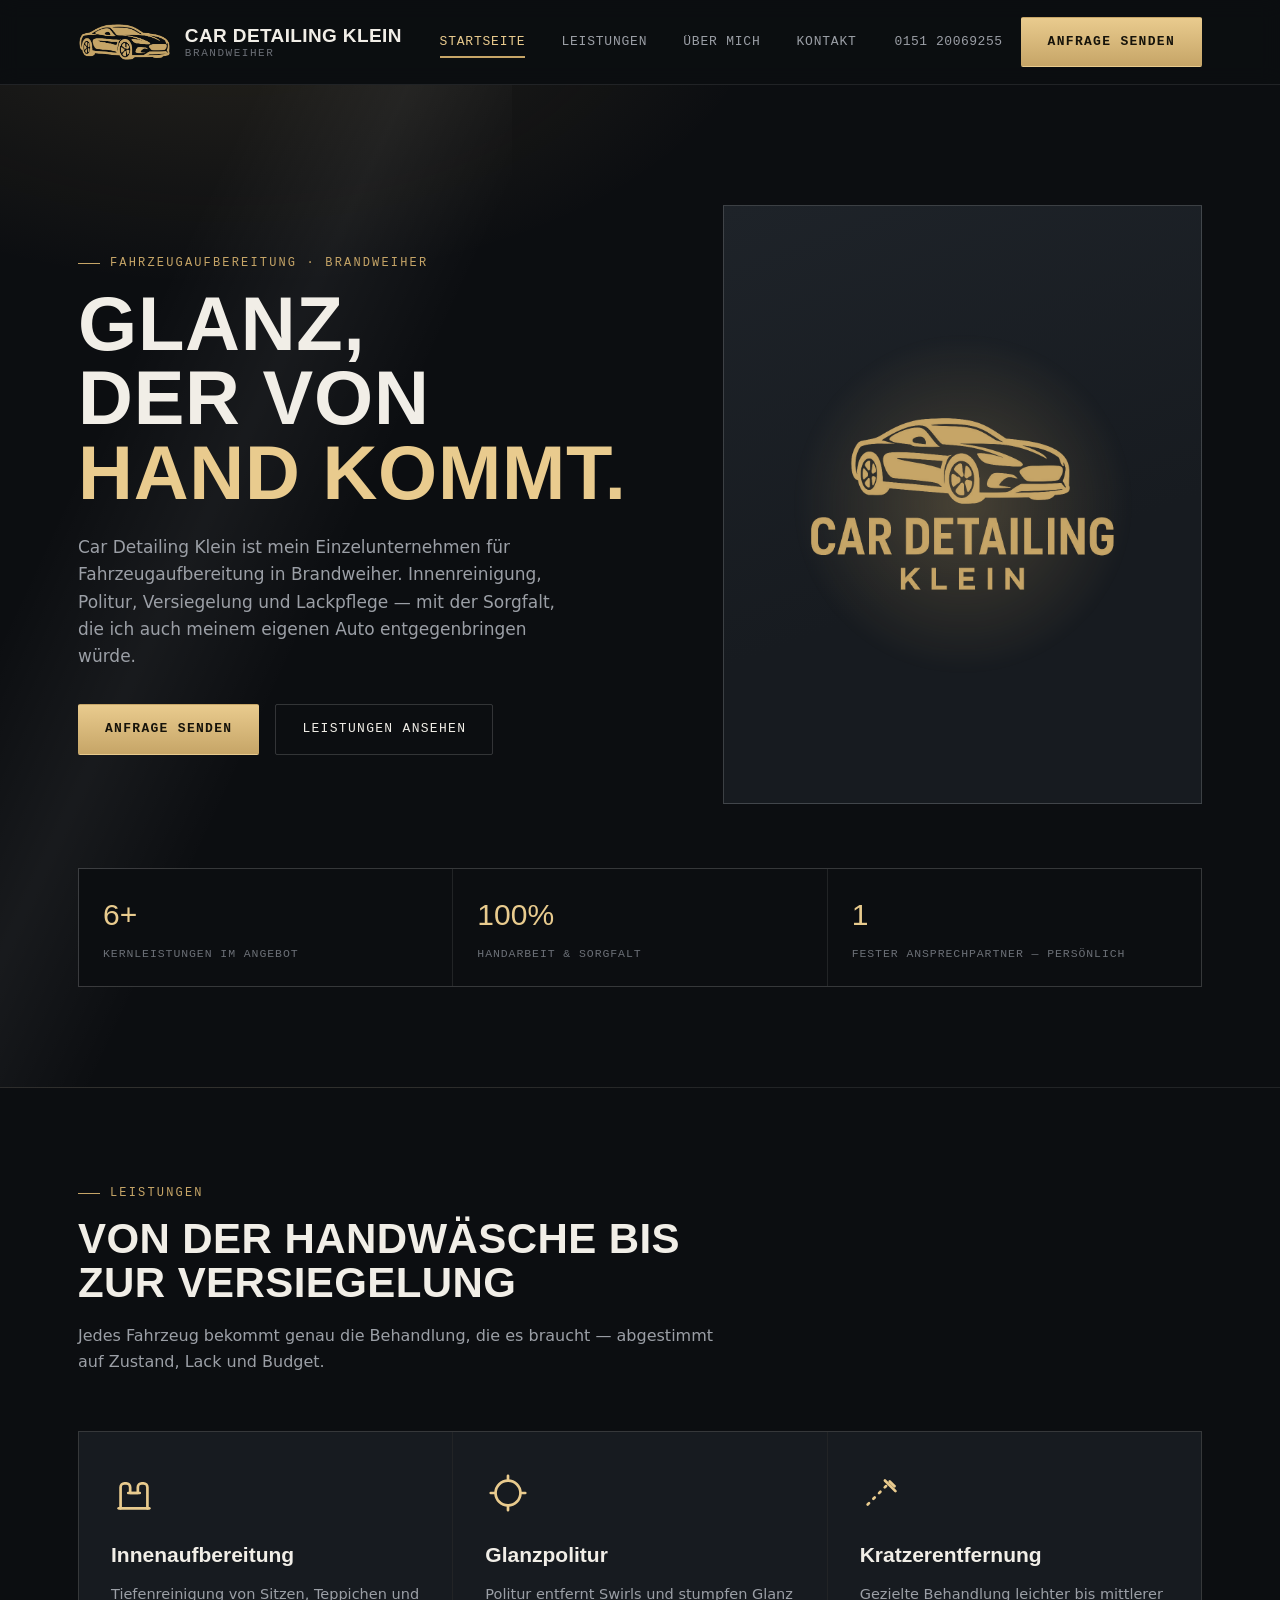
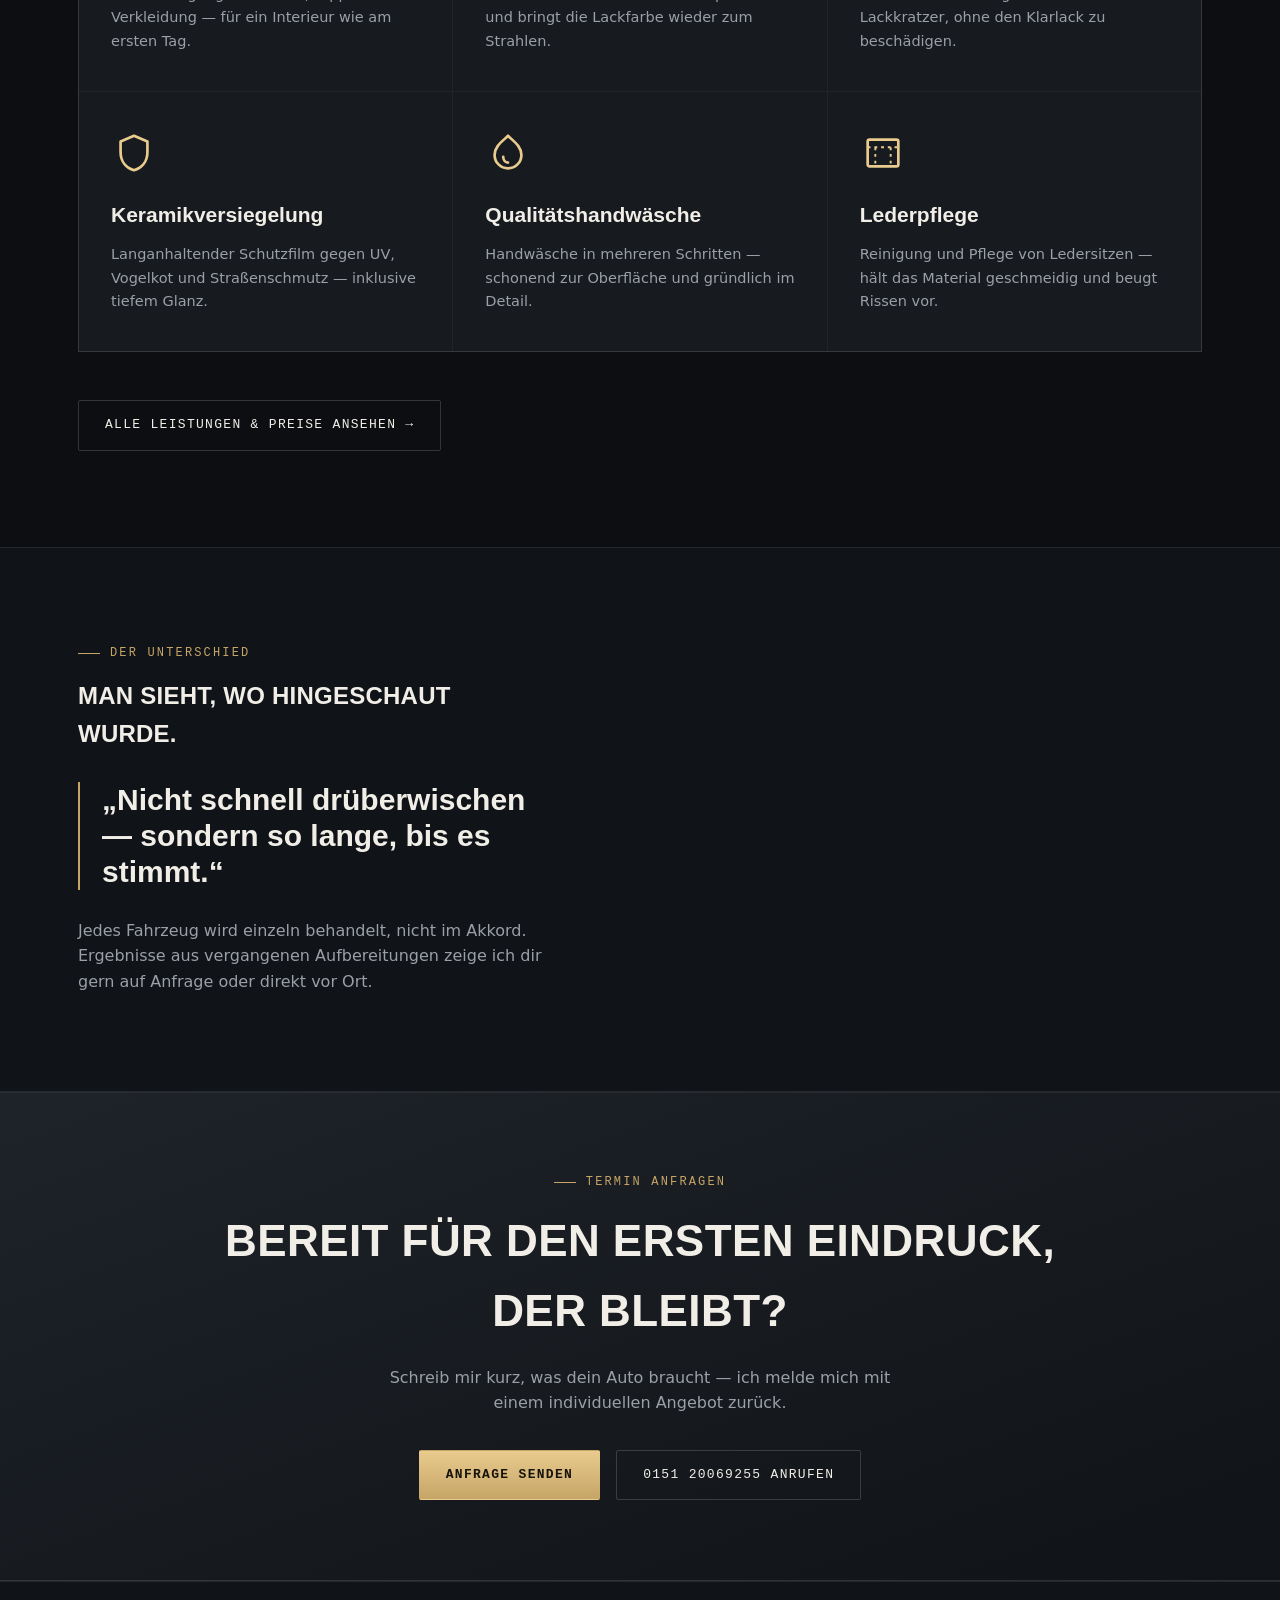
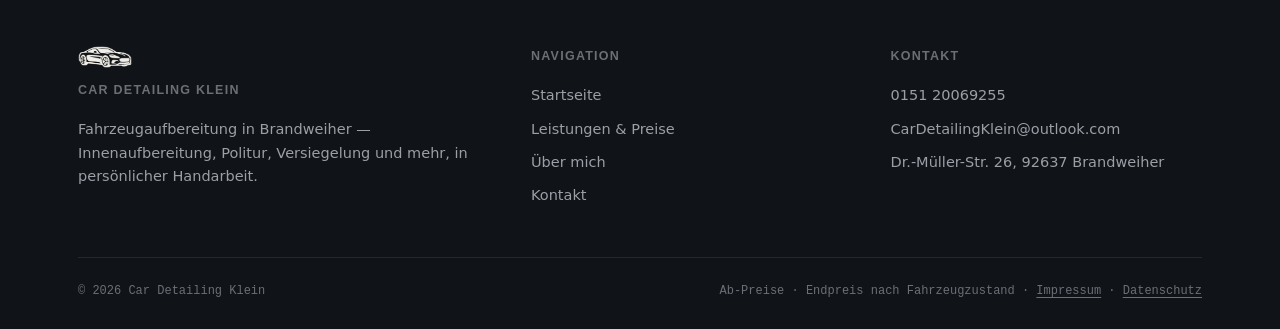
<file: car-detailing-klein/index.html>
<!DOCTYPE html>
<html lang="de">
<head>
<meta charset="UTF-8">
<meta name="viewport" content="width=device-width, initial-scale=1.0">
<title>Car Detailing Klein — Fahrzeugaufbereitung in Brandweiher</title>
<meta name="description" content="Car Detailing Klein: professionelle Fahrzeugaufbereitung in Brandweiher. Innenaufbereitung, Glanzpolitur, Keramikversiegelung, Handwäsche und mehr — in Handarbeit.">
<link rel="icon" type="image/png" sizes="32x32" href="assets/favicon-32.png">
<link rel="apple-touch-icon" sizes="180x180" href="assets/favicon-180.png">
<link rel="stylesheet" href="style.css">
</head>
<body>

<header class="site-header">
  <div class="container">
    <a class="brand" href="index.html" aria-label="Car Detailing Klein — Startseite">
      <img src="assets/logo-icon-gold.png" alt="Car Detailing Klein Logo" class="brand-mark">
      <div class="brand-name">
        <strong>Car Detailing Klein</strong>
        <em>Brandweiher</em>
      </div>
    </a>

    <nav class="main-nav" id="main-nav">
      <a href="index.html" class="active">Startseite</a>
      <a href="leistungen.html">Leistungen</a>
      <a href="ueber-uns.html">Über mich</a>
      <a href="kontakt.html">Kontakt</a>
    </nav>

    <div class="header-actions">
      <a class="header-phone" href="tel:+4915120069255">0151 20069255</a>
      <a class="btn btn-primary sheen desktop-only" href="kontakt.html">Anfrage senden</a>
      <button class="nav-toggle" id="nav-toggle" aria-label="Menü öffnen" aria-expanded="false" aria-controls="main-nav">
        <svg width="18" height="18" viewBox="0 0 18 18" fill="none"><path d="M2 4.5H16M2 9H16M2 13.5H16" stroke="currentColor" stroke-width="1.6" stroke-linecap="round"/></svg>
      </button>
    </div>
  </div>
</header>

<section class="hero">
  <div class="container">
    <div class="hero-grid">
      <div>
        <div class="eyebrow">Fahrzeugaufbereitung · Brandweiher</div>
        <h1>Glanz,<br>der von<br><span class="accent">Hand kommt.</span></h1>
        <p class="hero-sub">Car Detailing Klein ist mein Einzelunternehmen für Fahrzeugaufbereitung in Brandweiher. Innenreinigung, Politur, Versiegelung und Lackpflege — mit der Sorgfalt, die ich auch meinem eigenen Auto entgegenbringen würde.</p>
        <div class="hero-actions">
          <a class="btn btn-primary sheen" href="kontakt.html">Anfrage senden</a>
          <a class="btn btn-ghost" href="leistungen.html">Leistungen ansehen</a>
        </div>
      </div>

      <div class="hero-panel">
        <div class="glow"></div>
        <img src="assets/logo-full-gold.png" alt="Car Detailing Klein Logo" class="hero-logo">
      </div>
    </div>

    <div class="hero-stats">
      <div class="hero-stat">
        <span class="num">6+</span>
        <span class="label">Kernleistungen im Angebot</span>
      </div>
      <div class="hero-stat">
        <span class="num">100%</span>
        <span class="label">Handarbeit &amp; Sorgfalt</span>
      </div>
      <div class="hero-stat">
        <span class="num">1</span>
        <span class="label">Fester Ansprechpartner — persönlich</span>
      </div>
    </div>
  </div>
</section>

<section id="leistungen-overview">
  <div class="container">
    <div class="section-head">
      <div class="eyebrow">Leistungen</div>
      <h2>Von der Handwäsche bis zur Versiegelung</h2>
      <p>Jedes Fahrzeug bekommt genau die Behandlung, die es braucht — abgestimmt auf Zustand, Lack und Budget.</p>
    </div>

    <div class="grid-3">
      <div class="card">
        <div class="card-icon">
          <svg viewBox="0 0 24 24" fill="none"><path d="M5 20V9a2 2 0 0 1 2-2h1a2 2 0 0 1 2 2v3h4V9a2 2 0 0 1 2-2h1a2 2 0 0 1 2 2v11" stroke="currentColor" stroke-width="1.4" stroke-linecap="round" stroke-linejoin="round"/><path d="M4 20h16" stroke="currentColor" stroke-width="1.4" stroke-linecap="round"/><path d="M9 12h6" stroke="currentColor" stroke-width="1.4" stroke-linecap="round"/></svg>
        </div>
        <h3>Innenaufbereitung</h3>
        <p>Tiefenreinigung von Sitzen, Teppichen und Verkleidung — für ein Interieur wie am ersten Tag.</p>
      </div>

      <div class="card">
        <div class="card-icon">
          <svg viewBox="0 0 24 24" fill="none"><circle cx="12" cy="12" r="6.5" stroke="currentColor" stroke-width="1.4"/><path d="M12 3v2.2M12 18.8V21M3 12h2.2M18.8 12H21" stroke="currentColor" stroke-width="1.4" stroke-linecap="round"/></svg>
        </div>
        <h3>Glanzpolitur</h3>
        <p>Politur entfernt Swirls und stumpfen Glanz und bringt die Lackfarbe wieder zum Strahlen.</p>
      </div>

      <div class="card">
        <div class="card-icon">
          <svg viewBox="0 0 24 24" fill="none"><path d="M4 18L15 7" stroke="currentColor" stroke-width="1.4" stroke-linecap="round" stroke-dasharray="1 3.2"/><path d="M13 5.5L18.5 11" stroke="currentColor" stroke-width="1.4" stroke-linecap="round"/><path d="M15.5 6L18 8.5" stroke="currentColor" stroke-width="1.4" stroke-linecap="round"/></svg>
        </div>
        <h3>Kratzerentfernung</h3>
        <p>Gezielte Behandlung leichter bis mittlerer Lackkratzer, ohne den Klarlack zu beschädigen.</p>
      </div>

      <div class="card">
        <div class="card-icon">
          <svg viewBox="0 0 24 24" fill="none"><path d="M12 3l7 3v5.5C19 16.5 16 19.8 12 21c-4-1.2-7-4.5-7-9.5V6l7-3Z" stroke="currentColor" stroke-width="1.4" stroke-linejoin="round"/></svg>
        </div>
        <h3>Keramikversiegelung</h3>
        <p>Langanhaltender Schutzfilm gegen UV, Vogelkot und Straßenschmutz — inklusive tiefem Glanz.</p>
      </div>

      <div class="card">
        <div class="card-icon">
          <svg viewBox="0 0 24 24" fill="none"><path d="M12 3C9 6 5 8.5 5 13a7 7 0 0 0 14 0c0-4.5-4-7-7-10Z" stroke="currentColor" stroke-width="1.4" stroke-linejoin="round"/><path d="M9.5 14c0 1.7 1.1 3 2.5 3" stroke="currentColor" stroke-width="1.4" stroke-linecap="round"/></svg>
        </div>
        <h3>Qualitätshandwäsche</h3>
        <p>Handwäsche in mehreren Schritten — schonend zur Oberfläche und gründlich im Detail.</p>
      </div>

      <div class="card">
        <div class="card-icon">
          <svg viewBox="0 0 24 24" fill="none"><rect x="4" y="5" width="16" height="14" rx="1" stroke="currentColor" stroke-width="1.4"/><path d="M4 9h16M8 9v10M16 9v10" stroke="currentColor" stroke-width="1" stroke-dasharray="1.5 2"/></svg>
        </div>
        <h3>Lederpflege</h3>
        <p>Reinigung und Pflege von Ledersitzen — hält das Material geschmeidig und beugt Rissen vor.</p>
      </div>
    </div>

    <div class="section-foot">
      <a class="btn btn-ghost" href="leistungen.html">Alle Leistungen &amp; Preise ansehen →</a>
    </div>
  </div>
</section>

<section class="section-alt">
  <div class="container split">
    <div>
      <div class="eyebrow">Der Unterschied</div>
      <h2>Man sieht, wo hingeschaut wurde.</h2>
      <p class="pull-line">„Nicht schnell drüberwischen — sondern so lange, bis es stimmt.“</p>
      <p>Jedes Fahrzeug wird einzeln behandelt, nicht im Akkord. Ergebnisse aus vergangenen Aufbereitungen zeige ich dir gern auf Anfrage oder direkt vor Ort.</p>
    </div>
  </div>
</section>

<section class="cta-band">
  <div class="container">
    <div class="eyebrow" style="justify-content:center;">Termin anfragen</div>
    <h2>Bereit für den ersten Eindruck,<br>der bleibt?</h2>
    <p>Schreib mir kurz, was dein Auto braucht — ich melde mich mit einem individuellen Angebot zurück.</p>
    <div class="cta-actions">
      <a class="btn btn-primary sheen" href="kontakt.html">Anfrage senden</a>
      <a class="btn btn-ghost" href="tel:+4915120069255">0151 20069255 anrufen</a>
    </div>
  </div>
</section>

<footer class="site-footer">
  <div class="container">
    <div class="footer-grid">
      <div class="footer-col">
        <img src="assets/logo-icon-cream.png" alt="" class="footer-brand-mark">
        <h4>Car Detailing Klein</h4>
        <p>Fahrzeugaufbereitung in Brandweiher — Innenaufbereitung, Politur, Versiegelung und mehr, in persönlicher Handarbeit.</p>
      </div>
      <div class="footer-col">
        <h4>Navigation</h4>
        <a href="index.html">Startseite</a>
        <a href="leistungen.html">Leistungen &amp; Preise</a>
        <a href="ueber-uns.html">Über mich</a>
        <a href="kontakt.html">Kontakt</a>
      </div>
      <div class="footer-col">
        <h4>Kontakt</h4>
        <a href="tel:+4915120069255">0151 20069255</a>
        <a href="mailto:CarDetailingKlein@outlook.com">CarDetailingKlein@outlook.com</a>
        <a href="kontakt.html">Dr.-Müller-Str. 26, 92637 Brandweiher</a>
      </div>
    </div>
    <div class="footer-bottom">
      <span>© <span id="year"></span> Car Detailing Klein</span>
      <span>Ab-Preise · Endpreis nach Fahrzeugzustand · <a href="impressum.html">Impressum</a> · <a href="datenschutz.html">Datenschutz</a></span>
    </div>
  </div>
</footer>

<script src="script.js"></script>
</body>
</html>
</file>
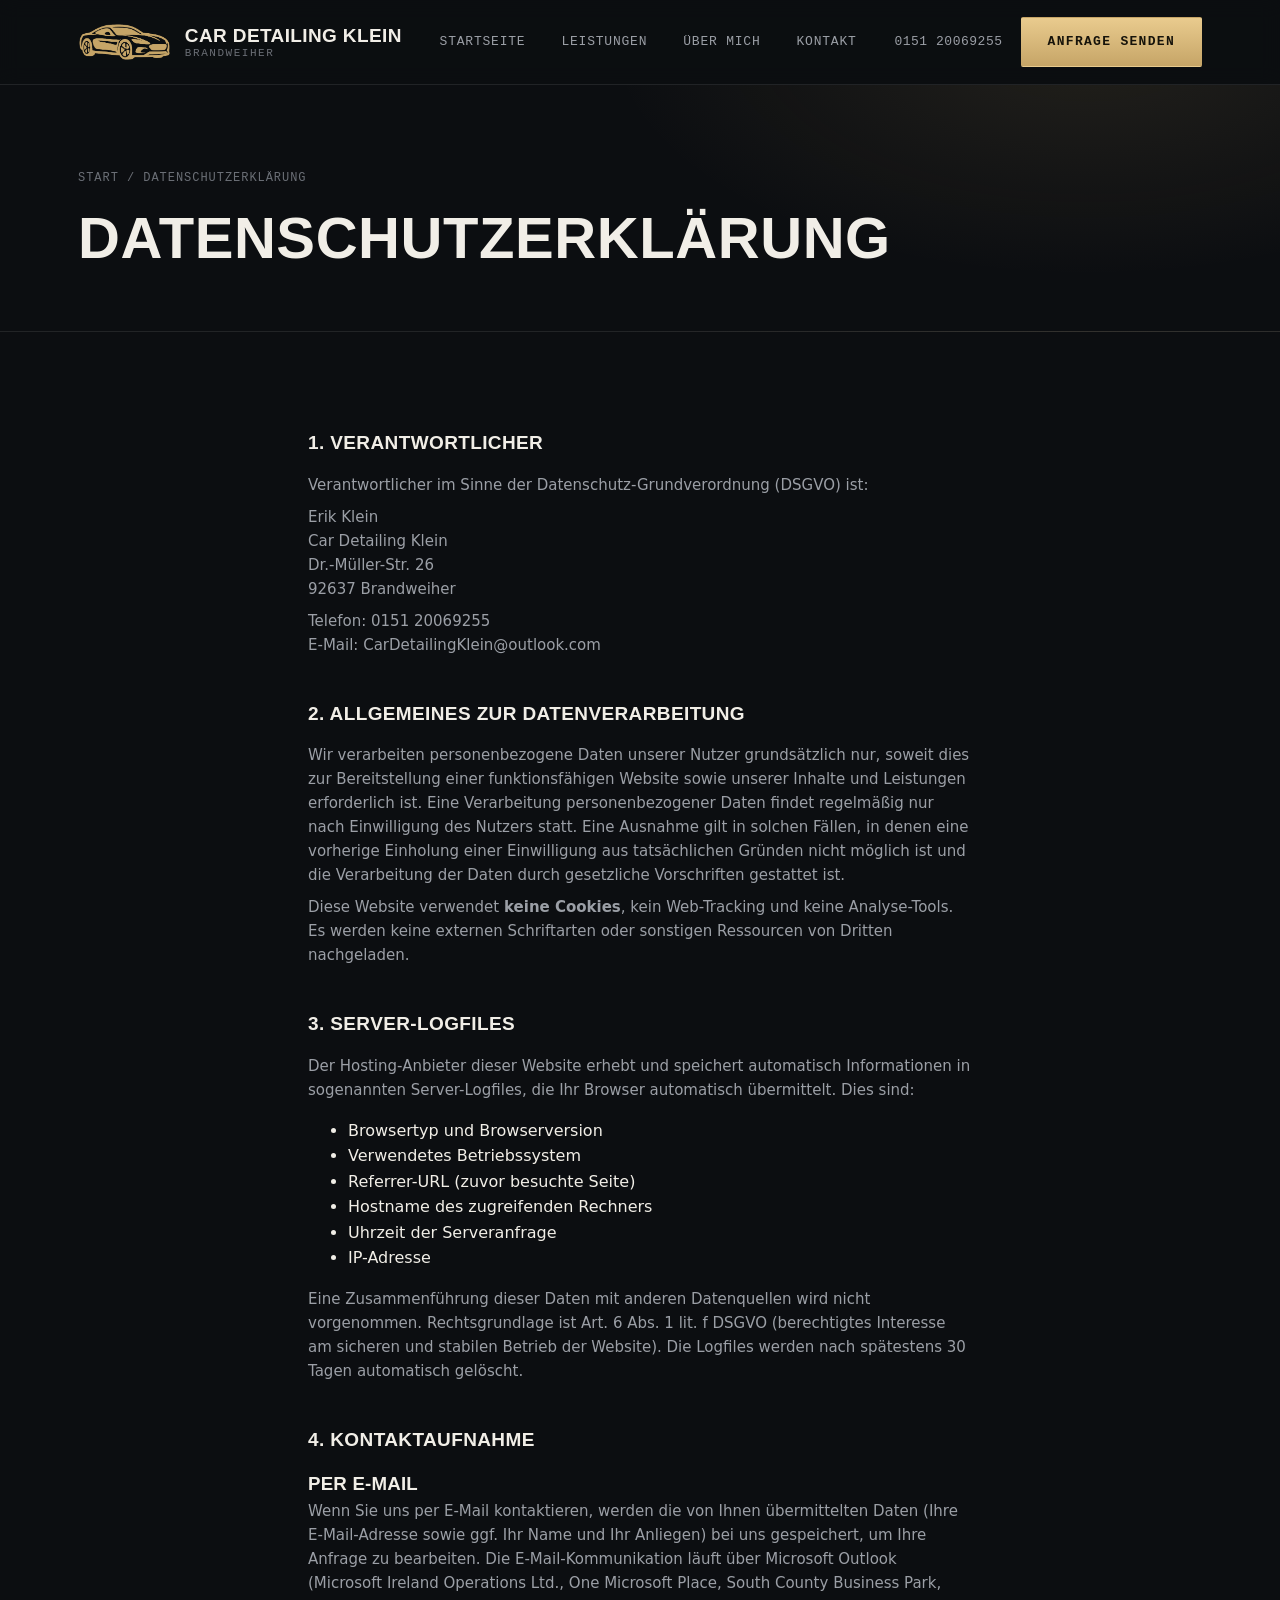
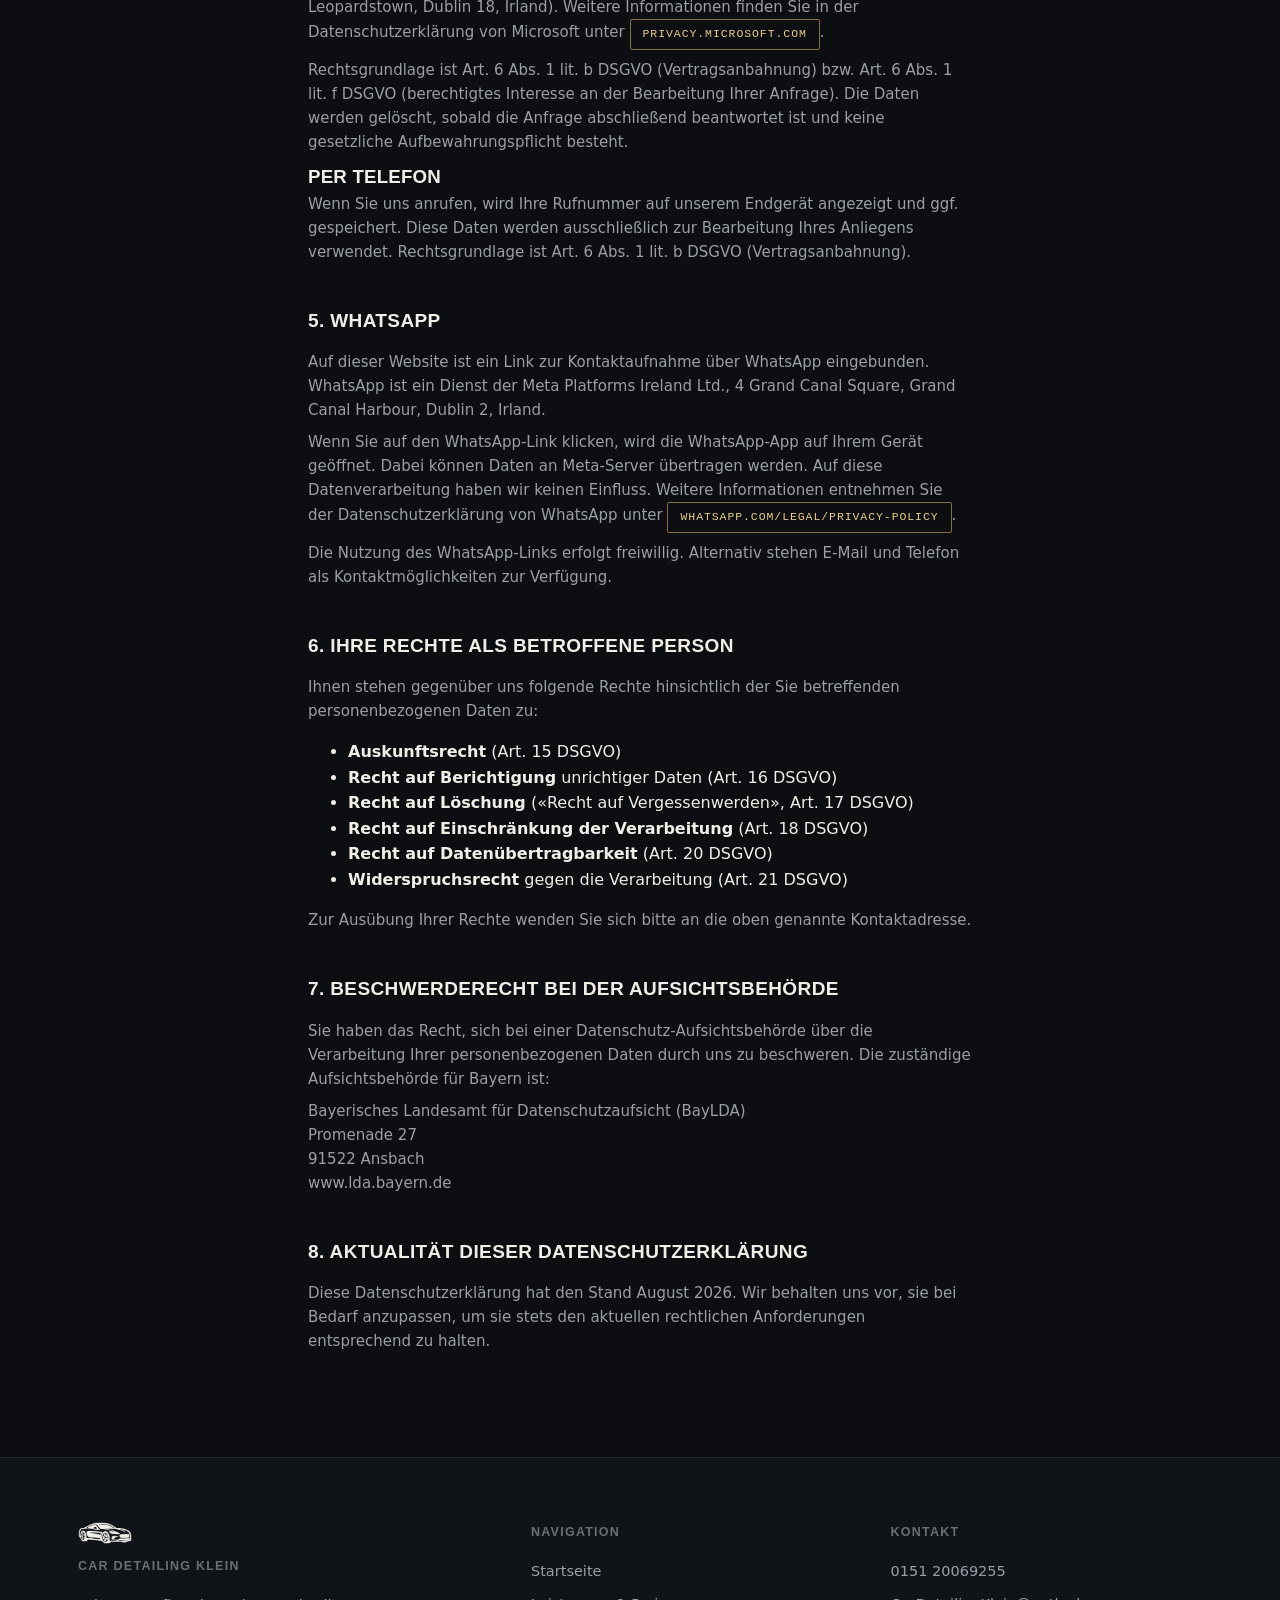
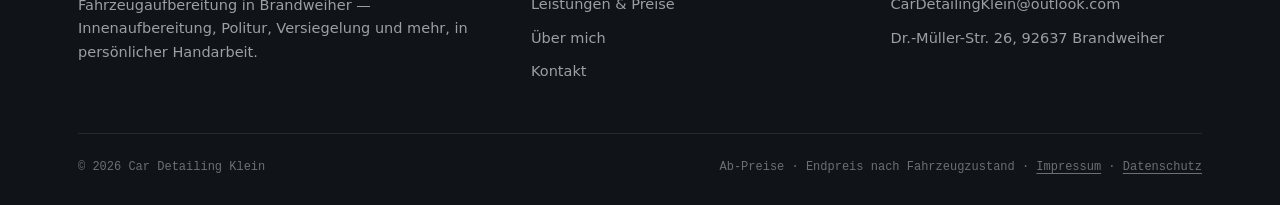
<file: car-detailing-klein/datenschutz.html>
<!DOCTYPE html>
<html lang="de">
<head>
<meta charset="UTF-8">
<meta name="viewport" content="width=device-width, initial-scale=1.0">
<title>Datenschutzerklärung — Car Detailing Klein</title>
<meta name="description" content="Datenschutzerklärung von Car Detailing Klein, Fahrzeugaufbereitung in Brandweiher.">
<meta name="robots" content="noindex">
<link rel="icon" type="image/png" sizes="32x32" href="assets/favicon-32.png">
<link rel="apple-touch-icon" sizes="180x180" href="assets/favicon-180.png">
<link rel="stylesheet" href="style.css">
</head>
<body>

<header class="site-header">
  <div class="container">
    <a class="brand" href="index.html" aria-label="Car Detailing Klein — Startseite">
      <img src="assets/logo-icon-gold.png" alt="Car Detailing Klein Logo" class="brand-mark">
      <div class="brand-name">
        <strong>Car Detailing Klein</strong>
        <em>Brandweiher</em>
      </div>
    </a>

    <nav class="main-nav" id="main-nav">
      <a href="index.html">Startseite</a>
      <a href="leistungen.html">Leistungen</a>
      <a href="ueber-uns.html">Über mich</a>
      <a href="kontakt.html">Kontakt</a>
    </nav>

    <div class="header-actions">
      <a class="header-phone" href="tel:+4915120069255">0151 20069255</a>
      <a class="btn btn-primary sheen desktop-only" href="kontakt.html">Anfrage senden</a>
      <button class="nav-toggle" id="nav-toggle" aria-label="Menü öffnen" aria-expanded="false" aria-controls="main-nav">
        <svg width="18" height="18" viewBox="0 0 18 18" fill="none"><path d="M2 4.5H16M2 9H16M2 13.5H16" stroke="currentColor" stroke-width="1.6" stroke-linecap="round"/></svg>
      </button>
    </div>
  </div>
</header>

<section class="page-header">
  <div class="container">
    <div class="breadcrumb"><a href="index.html">Start</a> / Datenschutzerklärung</div>
    <h1>Datenschutzerklärung</h1>
  </div>
</section>

<section>
  <div class="container legal-content">

    <div class="legal-block">
      <h2>1. Verantwortlicher</h2>
      <p>Verantwortlicher im Sinne der Datenschutz-Grundverordnung (DSGVO) ist:</p>
      <address>
        <p>Erik Klein<br>
        Car Detailing Klein<br>
        Dr.-Müller-Str. 26<br>
        92637 Brandweiher</p>
        <p>Telefon: <a href="tel:+4915120069255">0151 20069255</a><br>
        E-Mail: <a href="mailto:CarDetailingKlein@outlook.com">CarDetailingKlein@outlook.com</a></p>
      </address>
    </div>

    <div class="legal-block">
      <h2>2. Allgemeines zur Datenverarbeitung</h2>
      <p>Wir verarbeiten personenbezogene Daten unserer Nutzer grundsätzlich nur, soweit dies zur Bereitstellung einer funktionsfähigen Website sowie unserer Inhalte und Leistungen erforderlich ist. Eine Verarbeitung personenbezogener Daten findet regelmäßig nur nach Einwilligung des Nutzers statt. Eine Ausnahme gilt in solchen Fällen, in denen eine vorherige Einholung einer Einwilligung aus tatsächlichen Gründen nicht möglich ist und die Verarbeitung der Daten durch gesetzliche Vorschriften gestattet ist.</p>
      <p>Diese Website verwendet <strong>keine Cookies</strong>, kein Web-Tracking und keine Analyse-Tools. Es werden keine externen Schriftarten oder sonstigen Ressourcen von Dritten nachgeladen.</p>
    </div>

    <div class="legal-block">
      <h2>3. Server-Logfiles</h2>
      <p>Der Hosting-Anbieter dieser Website erhebt und speichert automatisch Informationen in sogenannten Server-Logfiles, die Ihr Browser automatisch übermittelt. Dies sind:</p>
      <ul>
        <li>Browsertyp und Browserversion</li>
        <li>Verwendetes Betriebssystem</li>
        <li>Referrer-URL (zuvor besuchte Seite)</li>
        <li>Hostname des zugreifenden Rechners</li>
        <li>Uhrzeit der Serveranfrage</li>
        <li>IP-Adresse</li>
      </ul>
      <p>Eine Zusammenführung dieser Daten mit anderen Datenquellen wird nicht vorgenommen. Rechtsgrundlage ist Art. 6 Abs. 1 lit. f DSGVO (berechtigtes Interesse am sicheren und stabilen Betrieb der Website). Die Logfiles werden nach spätestens 30 Tagen automatisch gelöscht.</p>
    </div>

    <div class="legal-block">
      <h2>4. Kontaktaufnahme</h2>

      <h3>Per E-Mail</h3>
      <p>Wenn Sie uns per E-Mail kontaktieren, werden die von Ihnen übermittelten Daten (Ihre E-Mail-Adresse sowie ggf. Ihr Name und Ihr Anliegen) bei uns gespeichert, um Ihre Anfrage zu bearbeiten. Die E-Mail-Kommunikation läuft über Microsoft Outlook (Microsoft Ireland Operations Ltd., One Microsoft Place, South County Business Park, Leopardstown, Dublin 18, Irland). Weitere Informationen finden Sie in der Datenschutzerklärung von Microsoft unter <span class="tag">privacy.microsoft.com</span>.</p>
      <p>Rechtsgrundlage ist Art. 6 Abs. 1 lit. b DSGVO (Vertragsanbahnung) bzw. Art. 6 Abs. 1 lit. f DSGVO (berechtigtes Interesse an der Bearbeitung Ihrer Anfrage). Die Daten werden gelöscht, sobald die Anfrage abschließend beantwortet ist und keine gesetzliche Aufbewahrungspflicht besteht.</p>

      <h3>Per Telefon</h3>
      <p>Wenn Sie uns anrufen, wird Ihre Rufnummer auf unserem Endgerät angezeigt und ggf. gespeichert. Diese Daten werden ausschließlich zur Bearbeitung Ihres Anliegens verwendet. Rechtsgrundlage ist Art. 6 Abs. 1 lit. b DSGVO (Vertragsanbahnung).</p>
    </div>

    <div class="legal-block">
      <h2>5. WhatsApp</h2>
      <p>Auf dieser Website ist ein Link zur Kontaktaufnahme über WhatsApp eingebunden. WhatsApp ist ein Dienst der Meta Platforms Ireland Ltd., 4 Grand Canal Square, Grand Canal Harbour, Dublin 2, Irland.</p>
      <p>Wenn Sie auf den WhatsApp-Link klicken, wird die WhatsApp-App auf Ihrem Gerät geöffnet. Dabei können Daten an Meta-Server übertragen werden. Auf diese Datenverarbeitung haben wir keinen Einfluss. Weitere Informationen entnehmen Sie der Datenschutzerklärung von WhatsApp unter <span class="tag">whatsapp.com/legal/privacy-policy</span>.</p>
      <p>Die Nutzung des WhatsApp-Links erfolgt freiwillig. Alternativ stehen E-Mail und Telefon als Kontaktmöglichkeiten zur Verfügung.</p>
    </div>

    <div class="legal-block">
      <h2>6. Ihre Rechte als betroffene Person</h2>
      <p>Ihnen stehen gegenüber uns folgende Rechte hinsichtlich der Sie betreffenden personenbezogenen Daten zu:</p>
      <ul>
        <li><strong>Auskunftsrecht</strong> (Art. 15 DSGVO)</li>
        <li><strong>Recht auf Berichtigung</strong> unrichtiger Daten (Art. 16 DSGVO)</li>
        <li><strong>Recht auf Löschung</strong> («Recht auf Vergessenwerden», Art. 17 DSGVO)</li>
        <li><strong>Recht auf Einschränkung der Verarbeitung</strong> (Art. 18 DSGVO)</li>
        <li><strong>Recht auf Datenübertragbarkeit</strong> (Art. 20 DSGVO)</li>
        <li><strong>Widerspruchsrecht</strong> gegen die Verarbeitung (Art. 21 DSGVO)</li>
      </ul>
      <p>Zur Ausübung Ihrer Rechte wenden Sie sich bitte an die oben genannte Kontaktadresse.</p>
    </div>

    <div class="legal-block">
      <h2>7. Beschwerderecht bei der Aufsichtsbehörde</h2>
      <p>Sie haben das Recht, sich bei einer Datenschutz-Aufsichtsbehörde über die Verarbeitung Ihrer personenbezogenen Daten durch uns zu beschweren. Die zuständige Aufsichtsbehörde für Bayern ist:</p>
      <address>
        <p>Bayerisches Landesamt für Datenschutzaufsicht (BayLDA)<br>
        Promenade 27<br>
        91522 Ansbach<br>
        <a href="https://www.lda.bayern.de" target="_blank" rel="noopener">www.lda.bayern.de</a></p>
      </address>
    </div>

    <div class="legal-block">
      <h2>8. Aktualität dieser Datenschutzerklärung</h2>
      <p>Diese Datenschutzerklärung hat den Stand August 2026. Wir behalten uns vor, sie bei Bedarf anzupassen, um sie stets den aktuellen rechtlichen Anforderungen entsprechend zu halten.</p>
    </div>

  </div>
</section>

<footer class="site-footer">
  <div class="container">
    <div class="footer-grid">
      <div class="footer-col">
        <img src="assets/logo-icon-cream.png" alt="" class="footer-brand-mark">
        <h4>Car Detailing Klein</h4>
        <p>Fahrzeugaufbereitung in Brandweiher — Innenaufbereitung, Politur, Versiegelung und mehr, in persönlicher Handarbeit.</p>
      </div>
      <div class="footer-col">
        <h4>Navigation</h4>
        <a href="index.html">Startseite</a>
        <a href="leistungen.html">Leistungen &amp; Preise</a>
        <a href="ueber-uns.html">Über mich</a>
        <a href="kontakt.html">Kontakt</a>
      </div>
      <div class="footer-col">
        <h4>Kontakt</h4>
        <a href="tel:+4915120069255">0151 20069255</a>
        <a href="mailto:CarDetailingKlein@outlook.com">CarDetailingKlein@outlook.com</a>
        <a href="kontakt.html">Dr.-Müller-Str. 26, 92637 Brandweiher</a>
      </div>
    </div>
    <div class="footer-bottom">
      <span>© <span id="year"></span> Car Detailing Klein</span>
      <span>Ab-Preise · Endpreis nach Fahrzeugzustand · <a href="impressum.html">Impressum</a> · <a href="datenschutz.html">Datenschutz</a></span>
    </div>
  </div>
</footer>

<script src="script.js"></script>
</body>
</html>
</file>
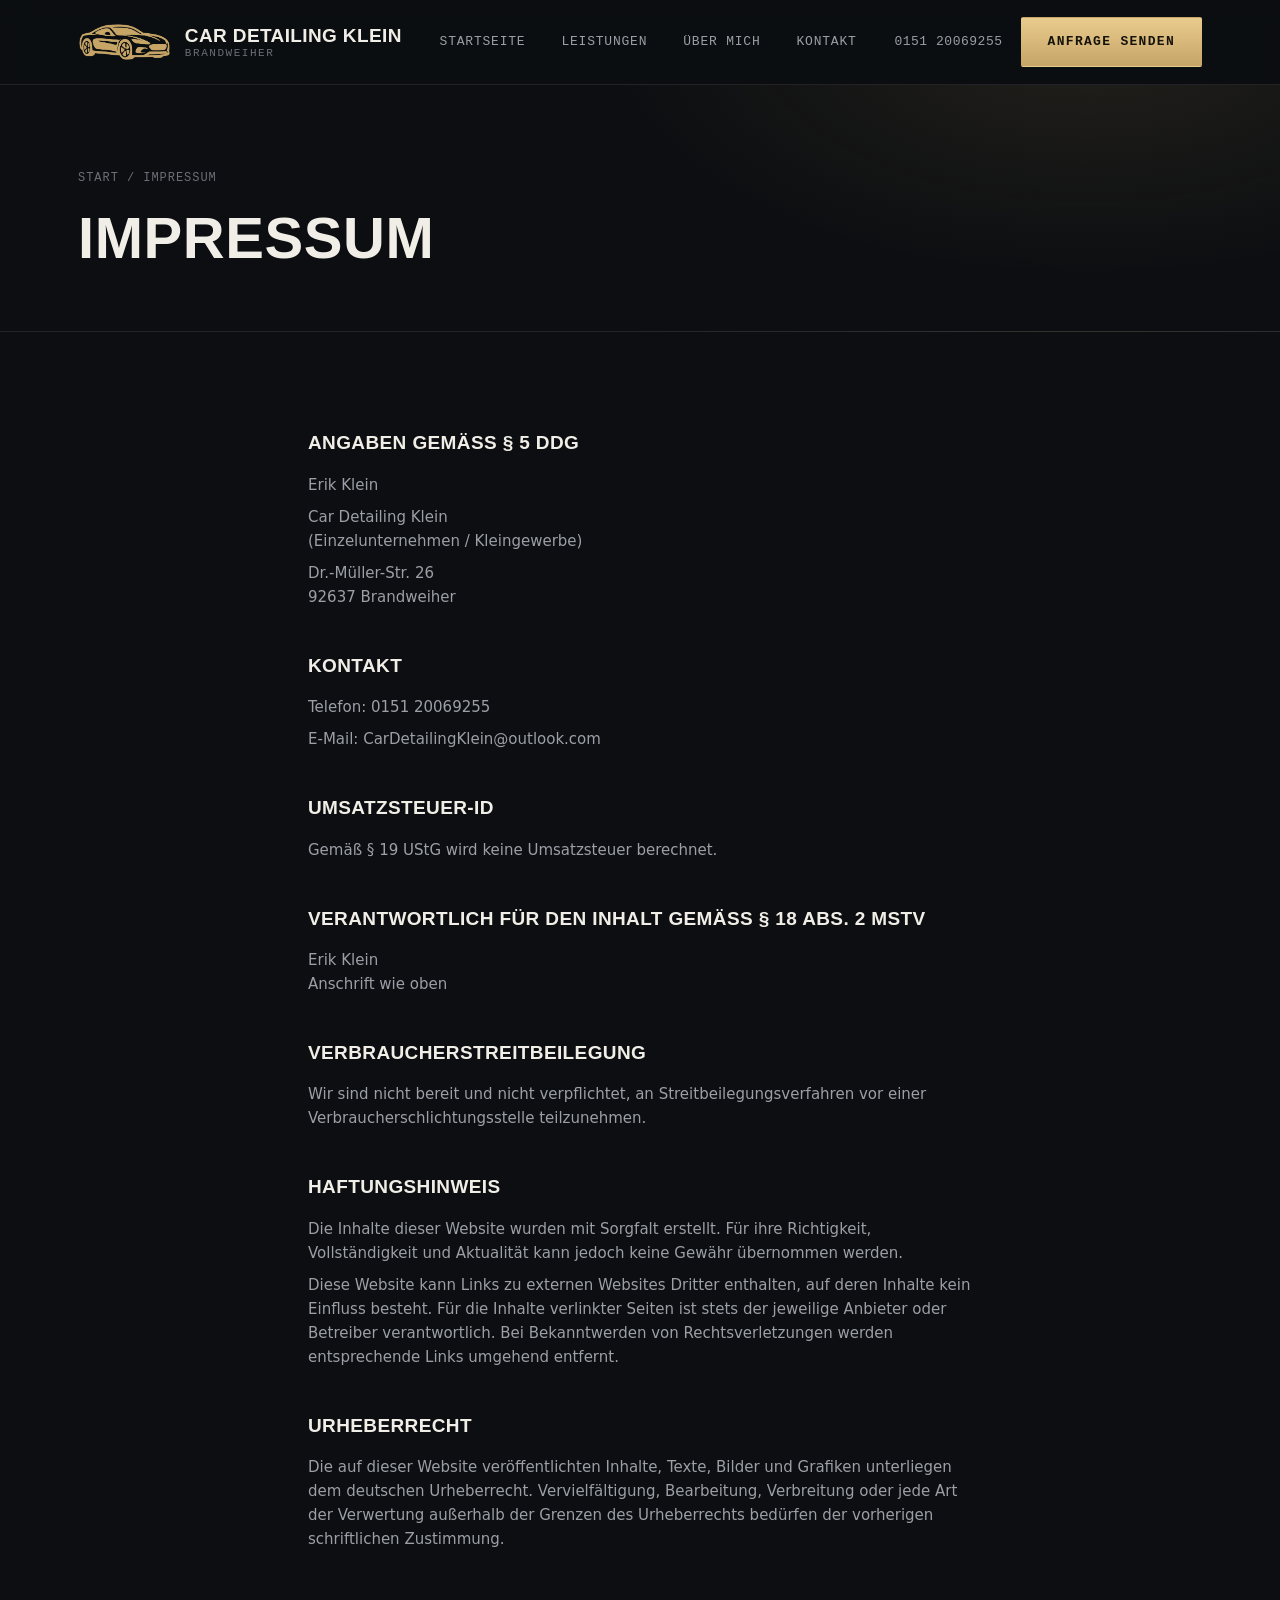
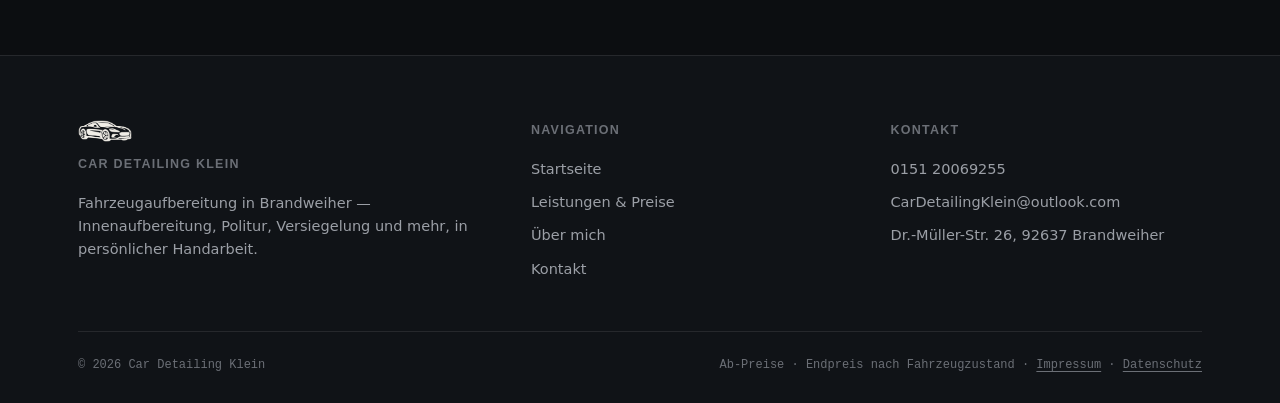
<file: car-detailing-klein/impressum.html>
<!DOCTYPE html>
<html lang="de">
<head>
<meta charset="UTF-8">
<meta name="viewport" content="width=device-width, initial-scale=1.0">
<title>Impressum — Car Detailing Klein</title>
<meta name="description" content="Impressum von Car Detailing Klein, Fahrzeugaufbereitung in Brandweiher.">
<meta name="robots" content="noindex">
<link rel="icon" type="image/png" sizes="32x32" href="assets/favicon-32.png">
<link rel="apple-touch-icon" sizes="180x180" href="assets/favicon-180.png">
<link rel="stylesheet" href="style.css">
</head>
<body>

<header class="site-header">
  <div class="container">
    <a class="brand" href="index.html" aria-label="Car Detailing Klein — Startseite">
      <img src="assets/logo-icon-gold.png" alt="Car Detailing Klein Logo" class="brand-mark">
      <div class="brand-name">
        <strong>Car Detailing Klein</strong>
        <em>Brandweiher</em>
      </div>
    </a>

    <nav class="main-nav" id="main-nav">
      <a href="index.html">Startseite</a>
      <a href="leistungen.html">Leistungen</a>
      <a href="ueber-uns.html">Über mich</a>
      <a href="kontakt.html">Kontakt</a>
    </nav>

    <div class="header-actions">
      <a class="header-phone" href="tel:+4915120069255">0151 20069255</a>
      <a class="btn btn-primary sheen desktop-only" href="kontakt.html">Anfrage senden</a>
      <button class="nav-toggle" id="nav-toggle" aria-label="Menü öffnen" aria-expanded="false" aria-controls="main-nav">
        <svg width="18" height="18" viewBox="0 0 18 18" fill="none"><path d="M2 4.5H16M2 9H16M2 13.5H16" stroke="currentColor" stroke-width="1.6" stroke-linecap="round"/></svg>
      </button>
    </div>
  </div>
</header>

<section class="page-header">
  <div class="container">
    <div class="breadcrumb"><a href="index.html">Start</a> / Impressum</div>
    <h1>Impressum</h1>
  </div>
</section>

<section>
  <div class="container legal-content">

    <div class="legal-block">
      <h2>Angaben gemäß § 5 DDG</h2>
      <address>
        <p>Erik Klein</span></p>
        <p>Car Detailing Klein<br>
        (Einzelunternehmen / Kleingewerbe)</p>
        <p>Dr.-Müller-Str. 26<br>
        92637 Brandweiher</p>
      </address>
    </div>

    <div class="legal-block">
      <h2>Kontakt</h2>
      <p>Telefon: <a href="tel:+4915120069255">0151 20069255</a></p>
      <p>E-Mail: <a href="mailto:CarDetailingKlein@outlook.com">CarDetailingKlein@outlook.com</a></p>
    </div>

    <div class="legal-block">
      <h2>Umsatzsteuer-ID</h2>
      <p>Gemäß § 19 UStG wird keine Umsatzsteuer berechnet.</p>
    </div>

    <div class="legal-block">
      <h2>Verantwortlich für den Inhalt gemäß § 18 Abs. 2 MStV</h2>
      <p>Erik Klein</span><br>
      Anschrift wie oben</p>
    </div>

    <div class="legal-block">
      <h2>Verbraucherstreitbeilegung</h2>
      <p>Wir sind nicht bereit und nicht verpflichtet, an Streitbeilegungsverfahren vor einer Verbraucherschlichtungsstelle teilzunehmen.</p>
    </div>

    <div class="legal-block">
      <h2>Haftungshinweis</h2>
      <p>Die Inhalte dieser Website wurden mit Sorgfalt erstellt. Für ihre Richtigkeit, Vollständigkeit und Aktualität kann jedoch keine Gewähr übernommen werden.</p>
      <p>Diese Website kann Links zu externen Websites Dritter enthalten, auf deren Inhalte kein Einfluss besteht. Für die Inhalte verlinkter Seiten ist stets der jeweilige Anbieter oder Betreiber verantwortlich. Bei Bekanntwerden von Rechtsverletzungen werden entsprechende Links umgehend entfernt.</p>
    </div>

    <div class="legal-block">
      <h2>Urheberrecht</h2>
      <p>Die auf dieser Website veröffentlichten Inhalte, Texte, Bilder und Grafiken unterliegen dem deutschen Urheberrecht. Vervielfältigung, Bearbeitung, Verbreitung oder jede Art der Verwertung außerhalb der Grenzen des Urheberrechts bedürfen der vorherigen schriftlichen Zustimmung.</p>
    </div>

  </div>
</section>

<footer class="site-footer">
  <div class="container">
    <div class="footer-grid">
      <div class="footer-col">
        <img src="assets/logo-icon-cream.png" alt="" class="footer-brand-mark">
        <h4>Car Detailing Klein</h4>
        <p>Fahrzeugaufbereitung in Brandweiher — Innenaufbereitung, Politur, Versiegelung und mehr, in persönlicher Handarbeit.</p>
      </div>
      <div class="footer-col">
        <h4>Navigation</h4>
        <a href="index.html">Startseite</a>
        <a href="leistungen.html">Leistungen &amp; Preise</a>
        <a href="ueber-uns.html">Über mich</a>
        <a href="kontakt.html">Kontakt</a>
      </div>
      <div class="footer-col">
        <h4>Kontakt</h4>
        <a href="tel:+4915120069255">0151 20069255</a>
        <a href="mailto:CarDetailingKlein@outlook.com">CarDetailingKlein@outlook.com</a>
        <a href="kontakt.html">Dr.-Müller-Str. 26, 92637 Brandweiher</a>
      </div>
    </div>
    <div class="footer-bottom">
      <span>© <span id="year"></span> Car Detailing Klein</span>
      <span>Ab-Preise · Endpreis nach Fahrzeugzustand · <a href="impressum.html">Impressum</a> · <a href="datenschutz.html">Datenschutz</a></span>
    </div>
  </div>
</footer>

<script src="script.js"></script>
</body>
</html>
</file>
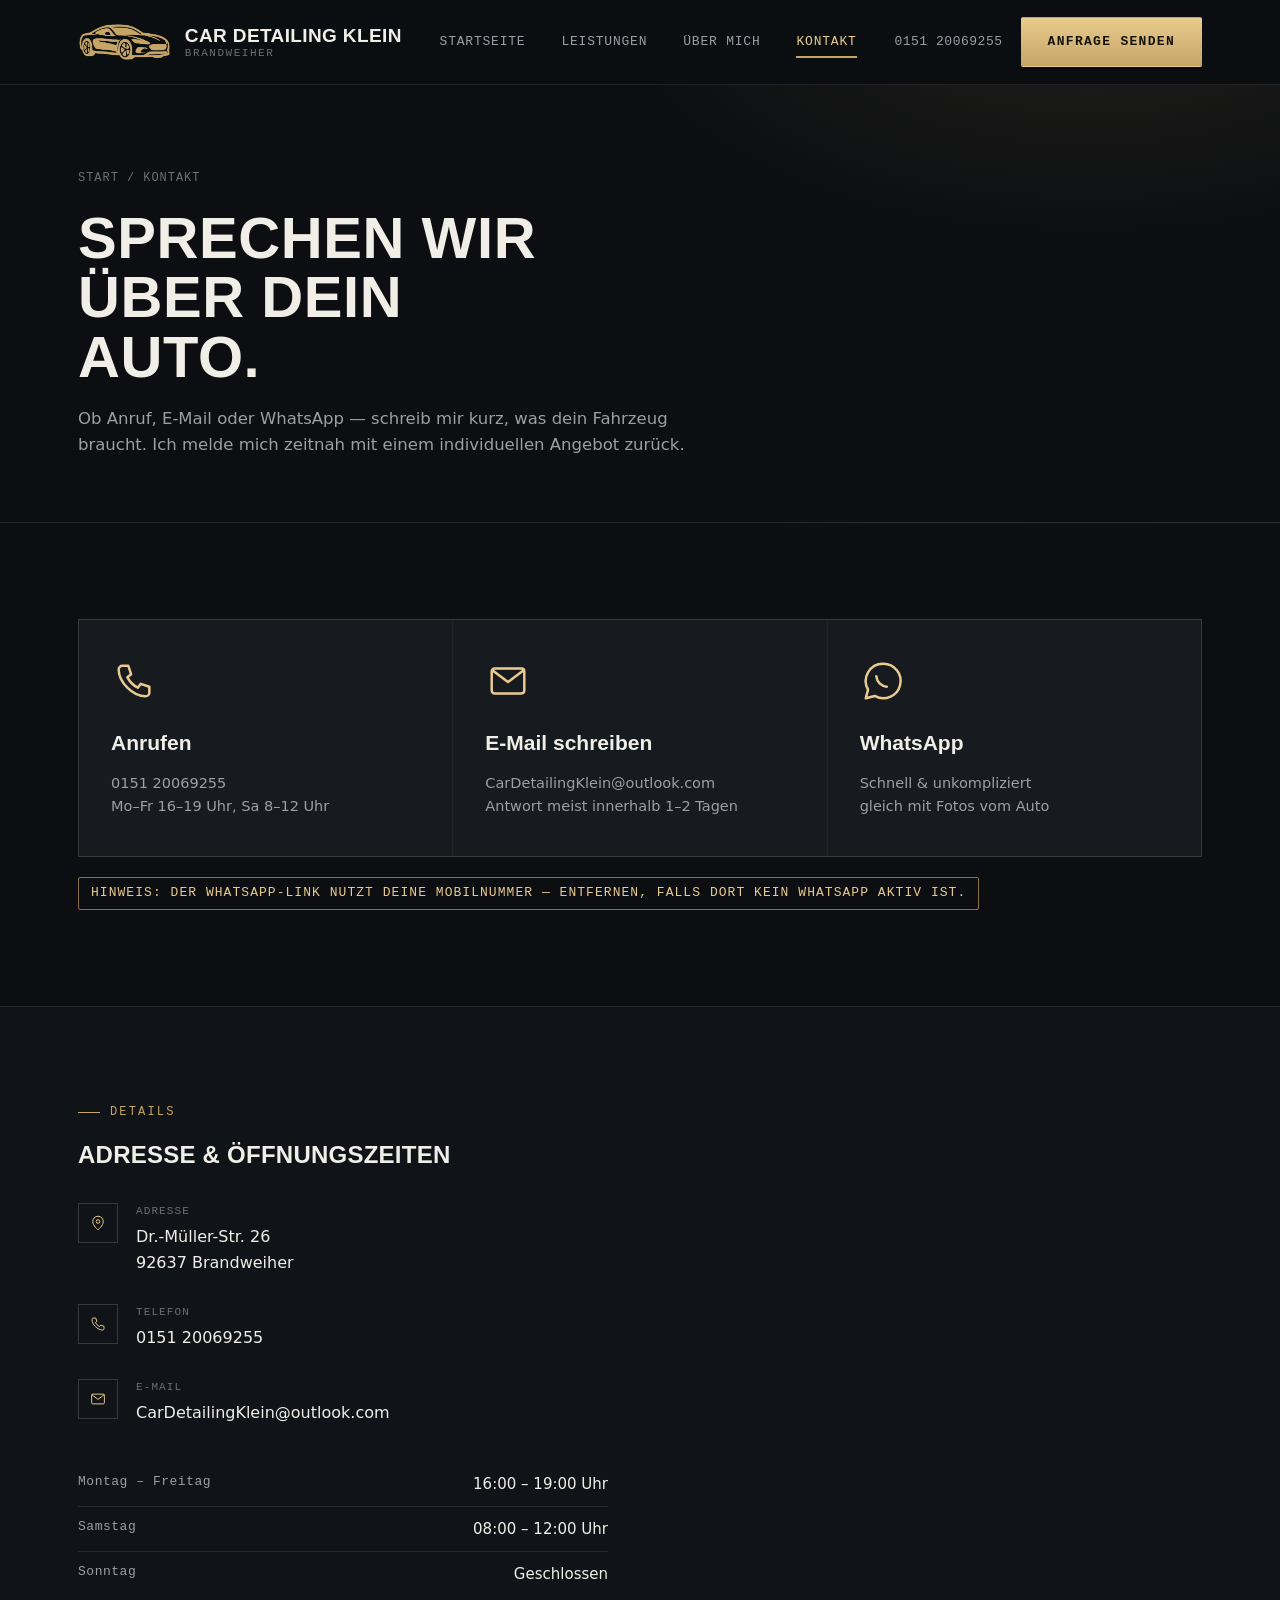
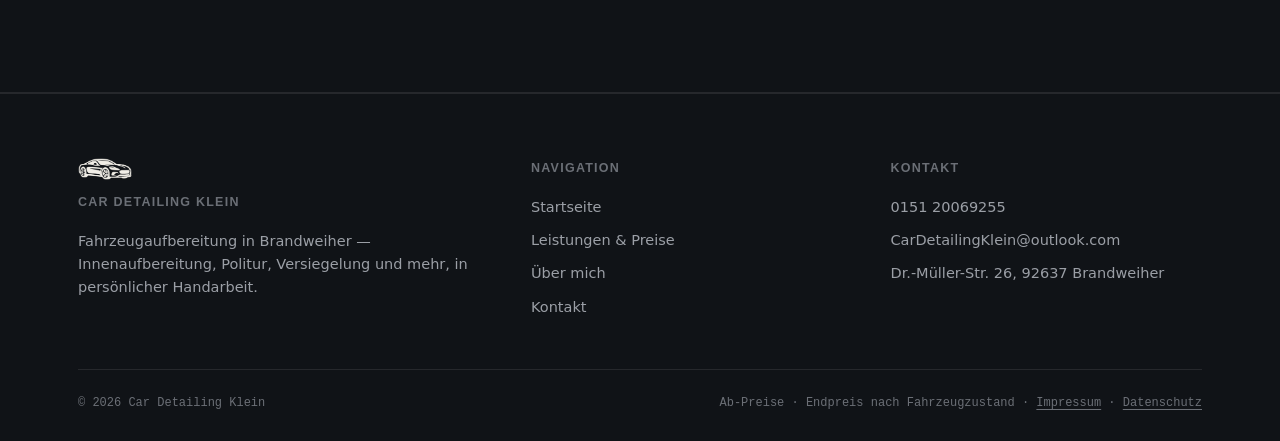
<file: car-detailing-klein/kontakt.html>
<!DOCTYPE html>
<html lang="de">
<head>
<meta charset="UTF-8">
<meta name="viewport" content="width=device-width, initial-scale=1.0">
<title>Kontakt — Car Detailing Klein</title>
<meta name="description" content="Kontaktiere Car Detailing Klein in Brandweiher: Telefon, E-Mail, WhatsApp oder direkt vor Ort. Öffnungszeiten und Anfahrt auf einen Blick.">
<link rel="icon" type="image/png" sizes="32x32" href="assets/favicon-32.png">
<link rel="apple-touch-icon" sizes="180x180" href="assets/favicon-180.png">
<link rel="stylesheet" href="style.css">
</head>
<body>

<header class="site-header">
  <div class="container">
    <a class="brand" href="index.html" aria-label="Car Detailing Klein — Startseite">
      <img src="assets/logo-icon-gold.png" alt="Car Detailing Klein Logo" class="brand-mark">
      <div class="brand-name">
        <strong>Car Detailing Klein</strong>
        <em>Brandweiher</em>
      </div>
    </a>

    <nav class="main-nav" id="main-nav">
      <a href="index.html">Startseite</a>
      <a href="leistungen.html">Leistungen</a>
      <a href="ueber-uns.html">Über mich</a>
      <a href="kontakt.html" class="active">Kontakt</a>
    </nav>

    <div class="header-actions">
      <a class="header-phone" href="tel:+4915120069255">0151 20069255</a>
      <a class="btn btn-primary sheen desktop-only" href="kontakt.html">Anfrage senden</a>
      <button class="nav-toggle" id="nav-toggle" aria-label="Menü öffnen" aria-expanded="false" aria-controls="main-nav">
        <svg width="18" height="18" viewBox="0 0 18 18" fill="none"><path d="M2 4.5H16M2 9H16M2 13.5H16" stroke="currentColor" stroke-width="1.6" stroke-linecap="round"/></svg>
      </button>
    </div>
  </div>
</header>

<section class="page-header">
  <div class="container">
    <div class="breadcrumb"><a href="index.html">Start</a> / Kontakt</div>
    <h1>Sprechen wir<br>über dein Auto.</h1>
    <p class="lede">Ob Anruf, E-Mail oder WhatsApp — schreib mir kurz, was dein Fahrzeug braucht. Ich melde mich zeitnah mit einem individuellen Angebot zurück.</p>
  </div>
</section>

<section>
  <div class="container">
    <div class="grid-3">
      <a class="card" href="tel:+4915120069255">
        <div class="card-icon">
          <svg viewBox="0 0 24 24" fill="none"><path d="M6 4h3l1.5 4.5-2 1.5a12 12 0 0 0 5.5 5.5l1.5-2L20 15v3a2 2 0 0 1-2 2C11.4 20 4 12.6 4 6a2 2 0 0 1 2-2Z" stroke="currentColor" stroke-width="1.3" stroke-linejoin="round"/></svg>
        </div>
        <h3>Anrufen</h3>
        <p>0151 20069255<br>Mo–Fr 16–19 Uhr, Sa 8–12 Uhr</p>
      </a>
      <a class="card" href="mailto:CarDetailingKlein@outlook.com">
        <div class="card-icon">
          <svg viewBox="0 0 24 24" fill="none"><rect x="3.5" y="5.5" width="17" height="13" rx="1.5" stroke="currentColor" stroke-width="1.3"/><path d="M4 6.5l8 6 8-6" stroke="currentColor" stroke-width="1.3" stroke-linecap="round" stroke-linejoin="round"/></svg>
        </div>
        <h3>E-Mail schreiben</h3>
        <p>CarDetailingKlein@outlook.com<br>Antwort meist innerhalb 1–2 Tagen</p>
      </a>
      <a class="card" href="https://wa.me/4915120069255" target="_blank" rel="noopener">
        <div class="card-icon">
          <svg viewBox="0 0 24 24" fill="none"><path d="M12 3a9 9 0 0 0-7.8 13.5L3 21l4.7-1.2A9 9 0 1 0 12 3Z" stroke="currentColor" stroke-width="1.3" stroke-linejoin="round"/><path d="M8.5 9.5c.3 3 2.5 5.2 5.5 5.5" stroke="currentColor" stroke-width="1.3" stroke-linecap="round"/></svg>
        </div>
        <h3>WhatsApp</h3>
        <p>Schnell &amp; unkompliziert<br>gleich mit Fotos vom Auto</p>
      </a>
    </div>
    <p style="margin-top:20px; font-size:13px;" class="tag" >Hinweis: Der WhatsApp-Link nutzt deine Mobilnummer — entfernen, falls dort kein WhatsApp aktiv ist.</p>
  </div>
</section>

<section class="section-alt">
  <div class="container contact-grid">
    <div>
      <div class="eyebrow">Details</div>
      <h2 style="margin-bottom:28px;">Adresse &amp; Öffnungszeiten</h2>

      <ul class="contact-list">
        <li>
          <span class="ico"><svg viewBox="0 0 24 24" fill="none"><path d="M12 21s-7-5.2-7-11a7 7 0 0 1 14 0c0 5.8-7 11-7 11Z" stroke="currentColor" stroke-width="1.3" stroke-linejoin="round"/><circle cx="12" cy="10" r="2.4" stroke="currentColor" stroke-width="1.3"/></svg></span>
          <div>
            <div class="label">Adresse</div>
            <div class="value">Dr.-Müller-Str. 26<br>92637 Brandweiher</div>
          </div>
        </li>
        <li>
          <span class="ico"><svg viewBox="0 0 24 24" fill="none"><path d="M6 4h3l1.5 4.5-2 1.5a12 12 0 0 0 5.5 5.5l1.5-2L20 15v3a2 2 0 0 1-2 2C11.4 20 4 12.6 4 6a2 2 0 0 1 2-2Z" stroke="currentColor" stroke-width="1.3" stroke-linejoin="round"/></svg></span>
          <div>
            <div class="label">Telefon</div>
            <div class="value"><a href="tel:+4915120069255">0151 20069255</a></div>
          </div>
        </li>
        <li>
          <span class="ico"><svg viewBox="0 0 24 24" fill="none"><rect x="3.5" y="5.5" width="17" height="13" rx="1.5" stroke="currentColor" stroke-width="1.3"/><path d="M4 6.5l8 6 8-6" stroke="currentColor" stroke-width="1.3" stroke-linecap="round" stroke-linejoin="round"/></svg></span>
          <div>
            <div class="label">E-Mail</div>
            <div class="value"><a href="mailto:CarDetailingKlein@outlook.com">CarDetailingKlein@outlook.com</a></div>
          </div>
        </li>
      </ul>

      <div style="margin-top:36px;">
        <div class="hours-row"><span>Montag – Freitag</span><span>16:00 – 19:00 Uhr</span></div>
        <div class="hours-row"><span>Samstag</span><span>08:00 – 12:00 Uhr</span></div>
        <div class="hours-row"><span>Sonntag</span><span>Geschlossen</span></div>
      </div>
    </div>
    
  </div>
</section>

<footer class="site-footer">
  <div class="container">
    <div class="footer-grid">
      <div class="footer-col">
        <img src="assets/logo-icon-cream.png" alt="" class="footer-brand-mark">
        <h4>Car Detailing Klein</h4>
        <p>Fahrzeugaufbereitung in Brandweiher — Innenaufbereitung, Politur, Versiegelung und mehr, in persönlicher Handarbeit.</p>
      </div>
      <div class="footer-col">
        <h4>Navigation</h4>
        <a href="index.html">Startseite</a>
        <a href="leistungen.html">Leistungen &amp; Preise</a>
        <a href="ueber-uns.html">Über mich</a>
        <a href="kontakt.html">Kontakt</a>
      </div>
      <div class="footer-col">
        <h4>Kontakt</h4>
        <a href="tel:+4915120069255">0151 20069255</a>
        <a href="mailto:CarDetailingKlein@outlook.com">CarDetailingKlein@outlook.com</a>
        <a href="kontakt.html">Dr.-Müller-Str. 26, 92637 Brandweiher</a>
      </div>
    </div>
    <div class="footer-bottom">
      <span>© <span id="year"></span> Car Detailing Klein</span>
      <span>Ab-Preise · Endpreis nach Fahrzeugzustand · <a href="impressum.html">Impressum</a> · <a href="datenschutz.html">Datenschutz</a></span>
    </div>
  </div>
</footer>

<script src="script.js"></script>
</body>
</html>
</file>
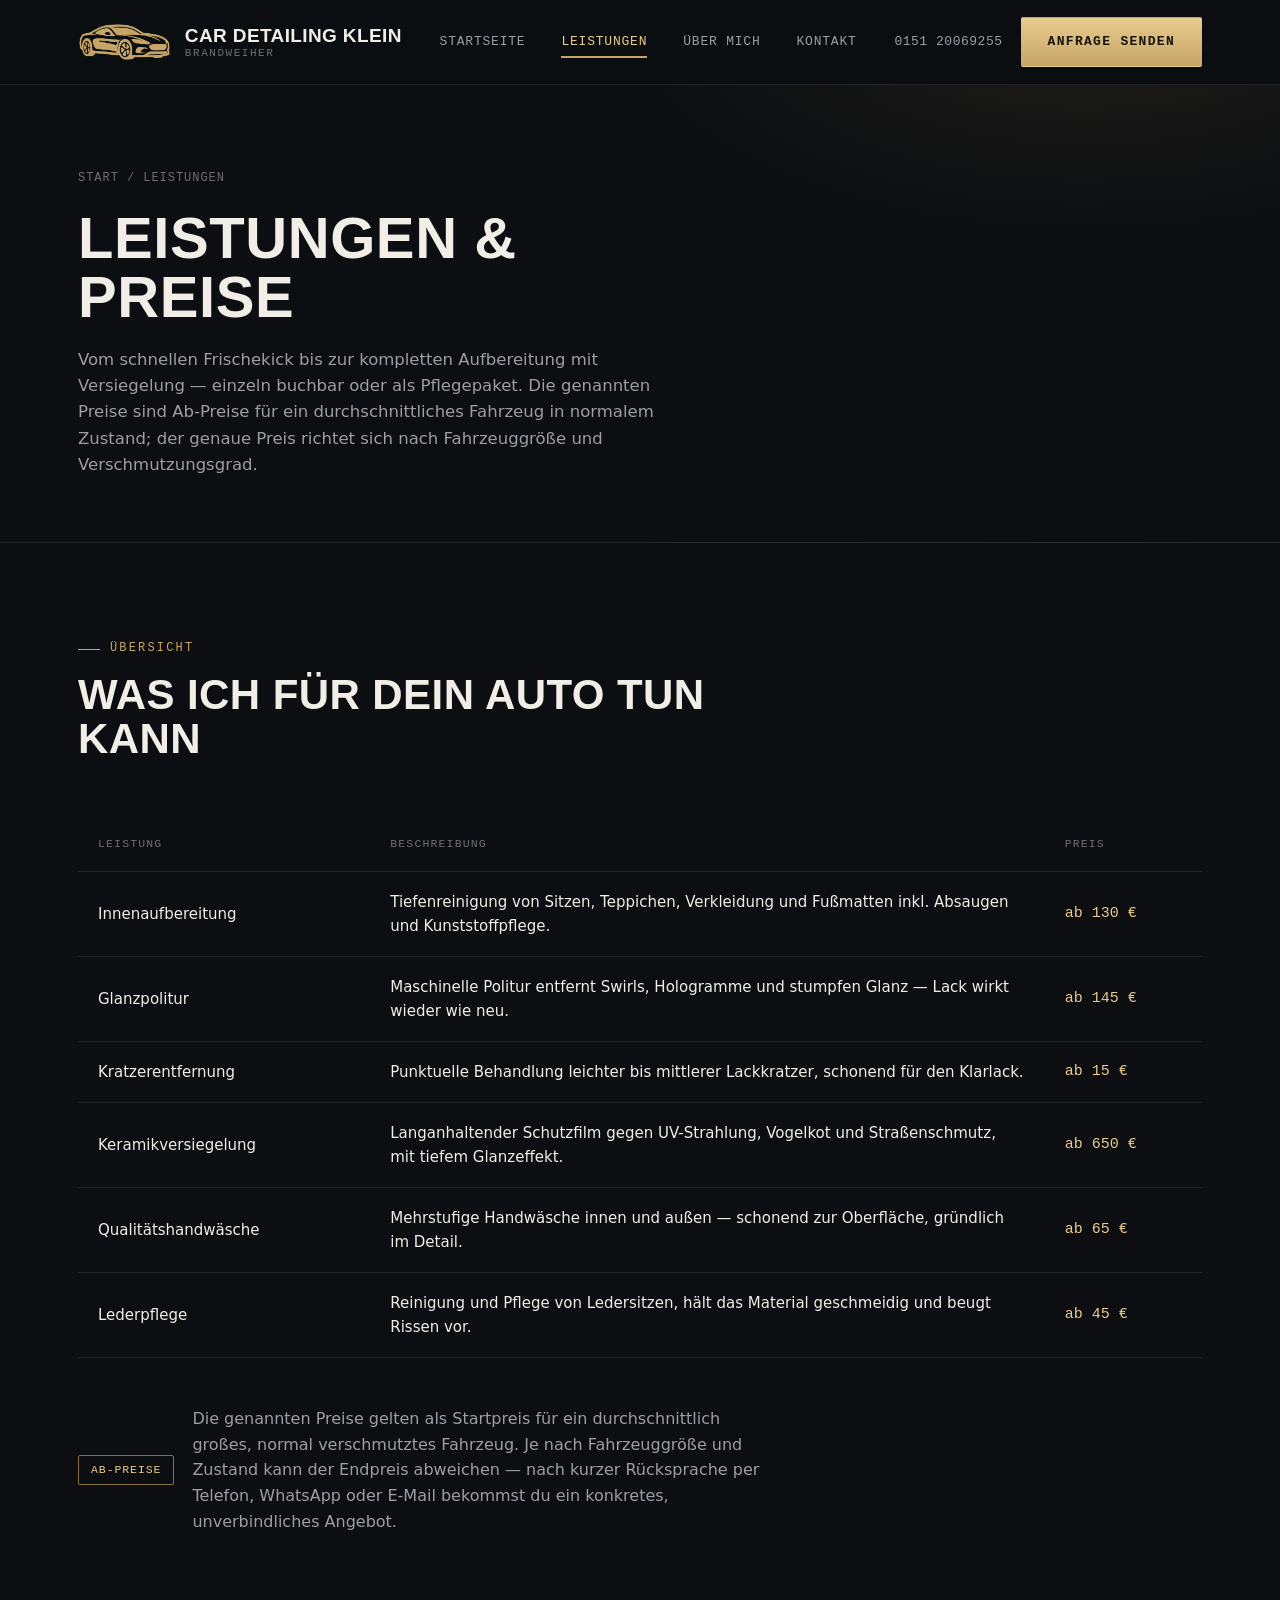
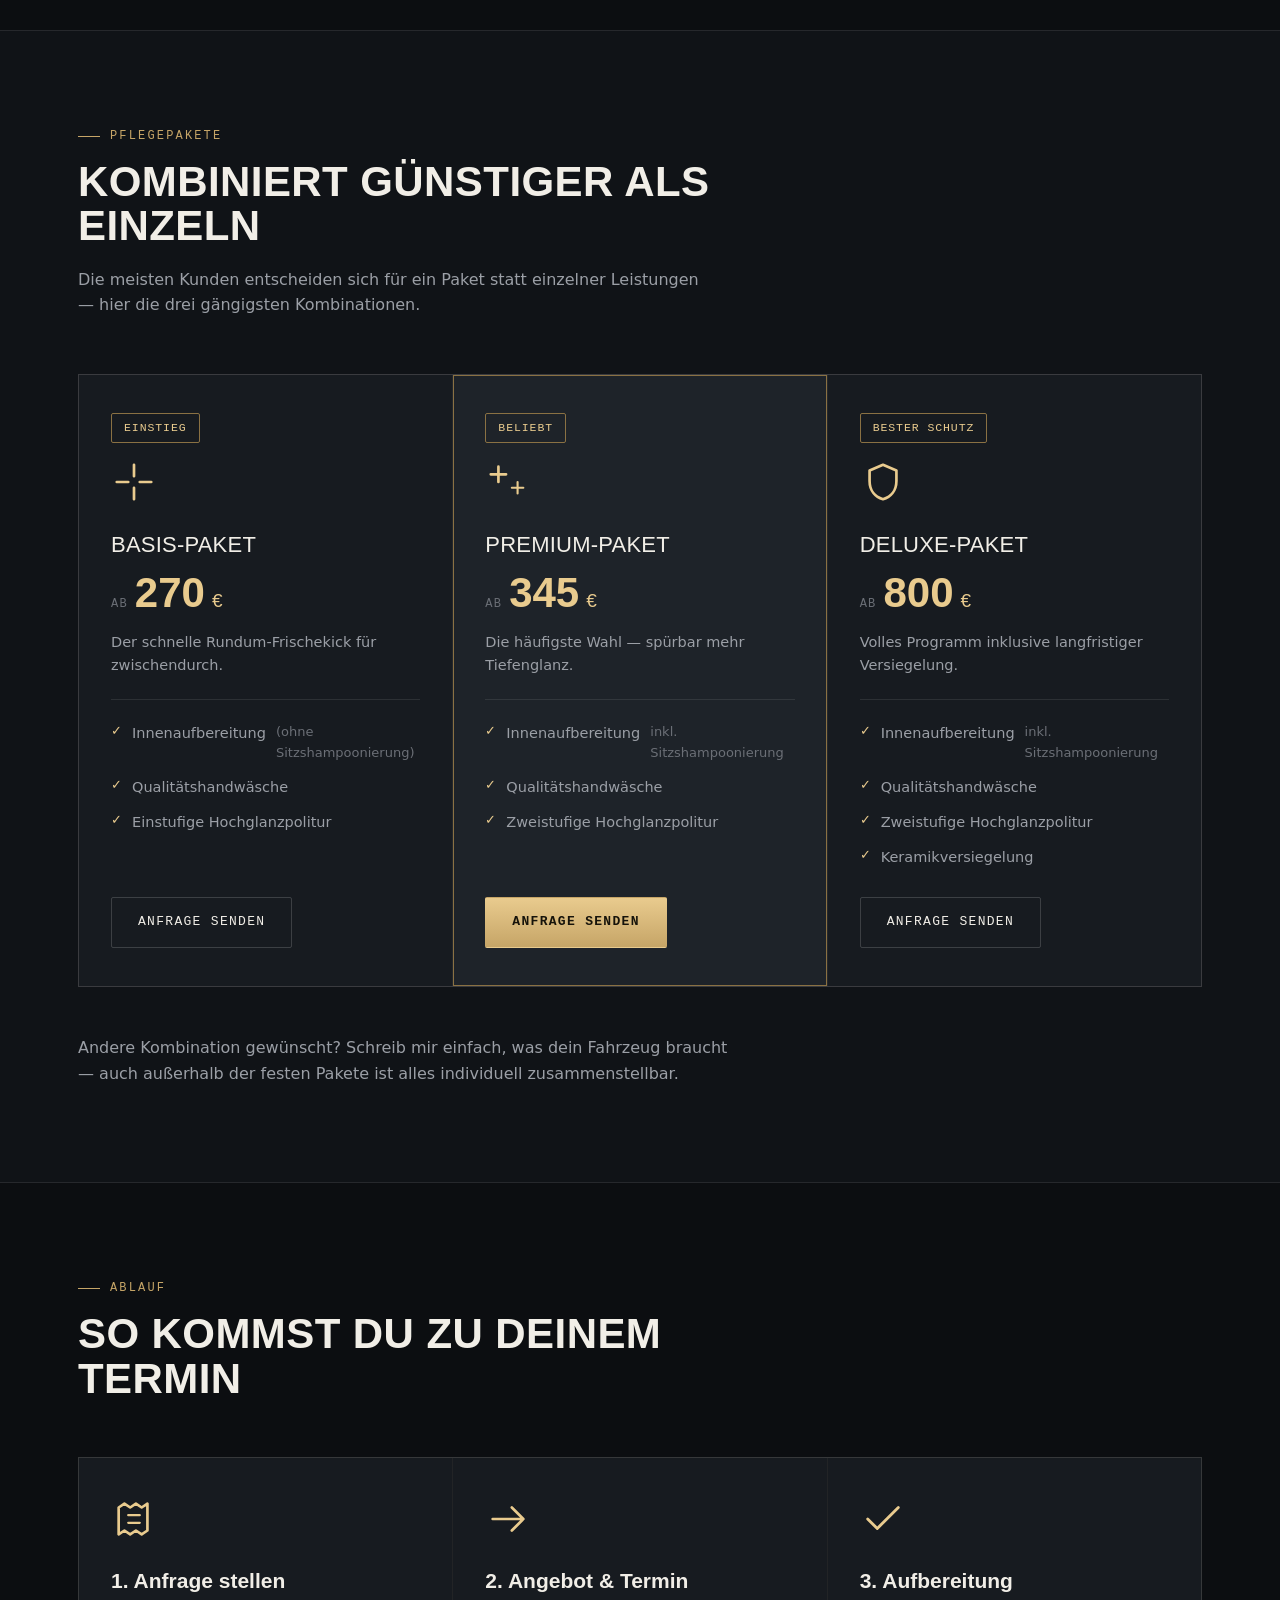
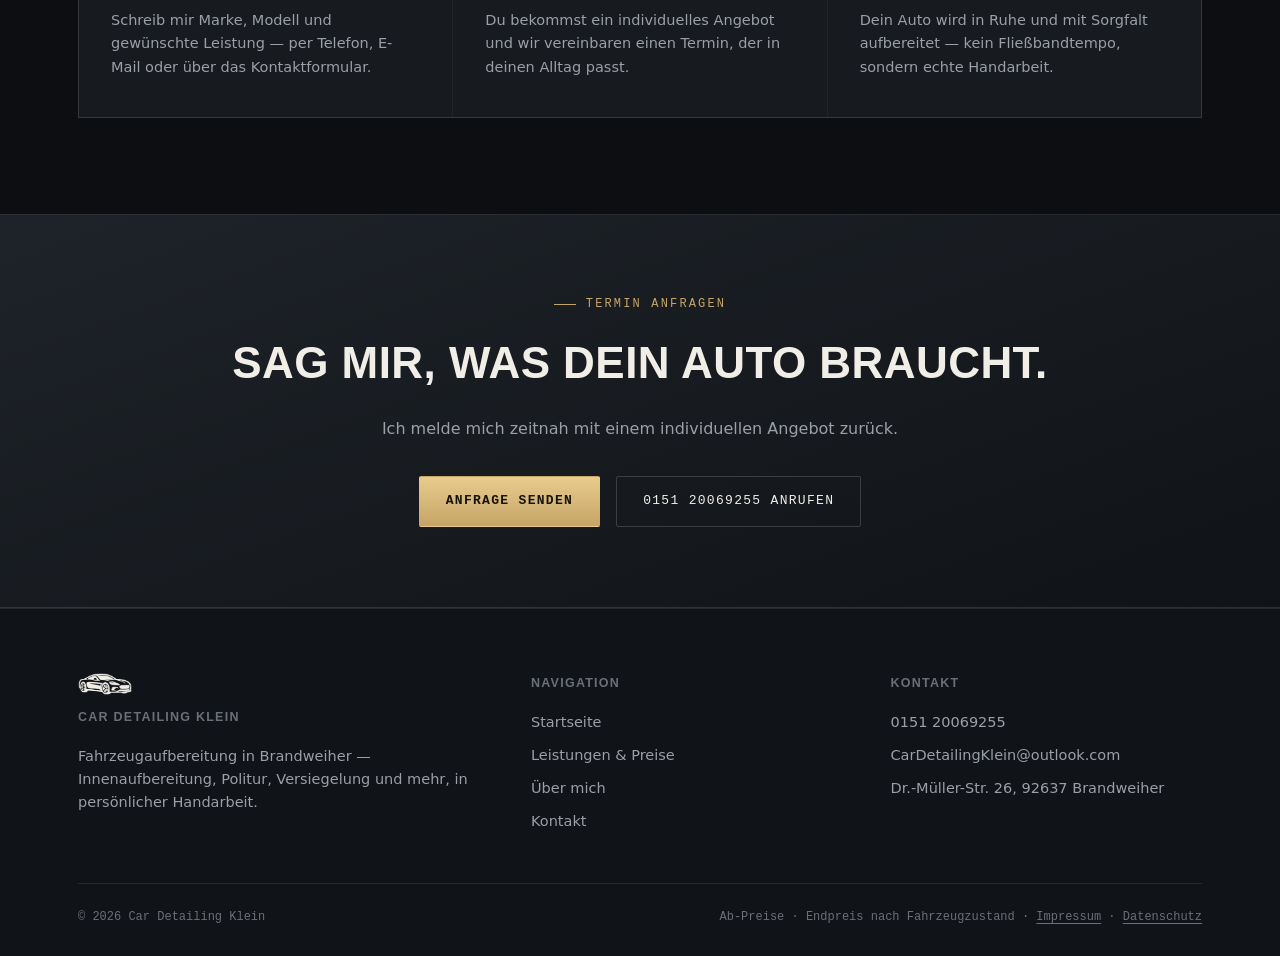
<file: car-detailing-klein/leistungen.html>
<!DOCTYPE html>
<html lang="de">
<head>
<meta charset="UTF-8">
<meta name="viewport" content="width=device-width, initial-scale=1.0">
<title>Leistungen &amp; Preise — Car Detailing Klein</title>
<meta name="description" content="Leistungen &amp; Ab-Preise von Car Detailing Klein: Innenaufbereitung, Glanzpolitur, Keramikversiegelung und mehr — einzeln oder als Pflegepaket ab 270 €.">
<link rel="icon" type="image/png" sizes="32x32" href="assets/favicon-32.png">
<link rel="apple-touch-icon" sizes="180x180" href="assets/favicon-180.png">
<link rel="stylesheet" href="style.css">
</head>
<body>

<header class="site-header">
  <div class="container">
    <a class="brand" href="index.html" aria-label="Car Detailing Klein — Startseite">
      <img src="assets/logo-icon-gold.png" alt="Car Detailing Klein Logo" class="brand-mark">
      <div class="brand-name">
        <strong>Car Detailing Klein</strong>
        <em>Brandweiher</em>
      </div>
    </a>

    <nav class="main-nav" id="main-nav">
      <a href="index.html">Startseite</a>
      <a href="leistungen.html" class="active">Leistungen</a>
      <a href="ueber-uns.html">Über mich</a>
      <a href="kontakt.html">Kontakt</a>
    </nav>

    <div class="header-actions">
      <a class="header-phone" href="tel:+4915120069255">0151 20069255</a>
      <a class="btn btn-primary sheen desktop-only" href="kontakt.html">Anfrage senden</a>
      <button class="nav-toggle" id="nav-toggle" aria-label="Menü öffnen" aria-expanded="false" aria-controls="main-nav">
        <svg width="18" height="18" viewBox="0 0 18 18" fill="none"><path d="M2 4.5H16M2 9H16M2 13.5H16" stroke="currentColor" stroke-width="1.6" stroke-linecap="round"/></svg>
      </button>
    </div>
  </div>
</header>

<section class="page-header">
  <div class="container">
    <div class="breadcrumb"><a href="index.html">Start</a> / Leistungen</div>
    <h1>Leistungen &amp; Preise</h1>
    <p class="lede">Vom schnellen Frischekick bis zur kompletten Aufbereitung mit Versiegelung — einzeln buchbar oder als Pflegepaket. Die genannten Preise sind Ab-Preise für ein durchschnittliches Fahrzeug in normalem Zustand; der genaue Preis richtet sich nach Fahrzeuggröße und Verschmutzungsgrad.</p>
  </div>
</section>

<section>
  <div class="container">
    <div class="section-head">
      <div class="eyebrow">Übersicht</div>
      <h2>Was ich für dein Auto tun kann</h2>
    </div>

    <table class="service-table">
      <thead>
        <tr>
          <th style="width:26%">Leistung</th>
          <th>Beschreibung</th>
          <th style="width:14%">Preis</th>
        </tr>
      </thead>
      <tbody>
        <tr>
          <td>Innenaufbereitung</td>
          <td>Tiefenreinigung von Sitzen, Teppichen, Verkleidung und Fußmatten inkl. Absaugen und Kunststoffpflege.</td>
          <td class="price">ab 130 €</td>
        </tr>
        <tr>
          <td>Glanzpolitur</td>
          <td>Maschinelle Politur entfernt Swirls, Hologramme und stumpfen Glanz — Lack wirkt wieder wie neu.</td>
          <td class="price">ab 145 €</td>
        </tr>
        <tr>
          <td>Kratzerentfernung</td>
          <td>Punktuelle Behandlung leichter bis mittlerer Lackkratzer, schonend für den Klarlack.</td>
          <td class="price">ab 15 €</td>
        </tr>
        <tr>
          <td>Keramikversiegelung</td>
          <td>Langanhaltender Schutzfilm gegen UV-Strahlung, Vogelkot und Straßenschmutz, mit tiefem Glanzeffekt.</td>
          <td class="price">ab 650 €</td>
        </tr>
        <tr>
          <td>Qualitätshandwäsche</td>
          <td>Mehrstufige Handwäsche innen und außen — schonend zur Oberfläche, gründlich im Detail.</td>
          <td class="price">ab 65 €</td>
        </tr>
        <tr>
          <td>Lederpflege</td>
          <td>Reinigung und Pflege von Ledersitzen, hält das Material geschmeidig und beugt Rissen vor.</td>
          <td class="price">ab 45 €</td>
        </tr>
      </tbody>
    </table>

    <div class="section-foot" style="display:flex; align-items:center; gap:18px; flex-wrap:wrap;">
      <span class="tag">Ab-Preise</span>
      <p style="margin:0; max-width:56ch;">Die genannten Preise gelten als Startpreis für ein durchschnittlich großes, normal verschmutztes Fahrzeug. Je nach Fahrzeuggröße und Zustand kann der Endpreis abweichen — nach kurzer Rücksprache per Telefon, WhatsApp oder E-Mail bekommst du ein konkretes, unverbindliches Angebot.</p>
    </div>
  </div>
</section>

<section class="section-alt">
  <div class="container">
    <div class="section-head">
      <div class="eyebrow">Pflegepakete</div>
      <h2>Kombiniert günstiger als einzeln</h2>
      <p>Die meisten Kunden entscheiden sich für ein Paket statt einzelner Leistungen — hier die drei gängigsten Kombinationen.</p>
    </div>

    <div class="grid-3">
      <div class="card package-card">
        <span class="tag package-badge">Einstieg</span>
        <div class="card-icon">
          <svg viewBox="0 0 24 24" fill="none"><path d="M12 3v6M12 15v6M3 12h6M15 12h6" stroke="currentColor" stroke-width="1.4" stroke-linecap="round"/></svg>
        </div>
        <div class="package-name">Basis-Paket</div>
        <div class="package-price"><span class="pkg-from">ab</span><span class="pkg-amount"> 270</span><span class="pkg-currency">€</span></div>
        <p class="package-tagline">Der schnelle Rundum-Frischekick für zwischendurch.</p>
        <hr class="package-divider">
        <ul class="package-list">
          <li>Innenaufbereitung <span>(ohne Sitzshampoonierung)</span></li>
          <li>Qualitätshandwäsche</li>
          <li>Einstufige Hochglanzpolitur</li>
        </ul>
        <a class="btn btn-ghost sheen" href="kontakt.html">Anfrage senden</a>
      </div>

      <div class="card package-card featured">
        <span class="tag package-badge">Beliebt</span>
        <div class="card-icon">
          <svg viewBox="0 0 24 24" fill="none"><path d="M7 4v8M3 8h8" stroke="currentColor" stroke-width="1.4" stroke-linecap="round"/><path d="M17 12v6M14 15h6" stroke="currentColor" stroke-width="1.1" stroke-linecap="round"/></svg>
        </div>
        <div class="package-name">Premium-Paket</div>
        <div class="package-price"><span class="pkg-from">ab</span><span class="pkg-amount"> 345</span><span class="pkg-currency">€</span></div>
        <p class="package-tagline">Die häufigste Wahl — spürbar mehr Tiefenglanz.</p>
        <hr class="package-divider">
        <ul class="package-list">
          <li>Innenaufbereitung <span>inkl. Sitzshampoonierung</span></li>
          <li>Qualitätshandwäsche</li>
          <li>Zweistufige Hochglanzpolitur</li>
        </ul>
        <a class="btn btn-primary sheen" href="kontakt.html">Anfrage senden</a>
      </div>

      <div class="card package-card">
        <span class="tag package-badge">Bester Schutz</span>
        <div class="card-icon">
          <svg viewBox="0 0 24 24" fill="none"><path d="M12 3l7 3v5.5C19 16.5 16 19.8 12 21c-4-1.2-7-4.5-7-9.5V6l7-3Z" stroke="currentColor" stroke-width="1.4" stroke-linejoin="round"/></svg>
        </div>
        <div class="package-name">Deluxe-Paket</div>
        <div class="package-price"><span class="pkg-from">ab</span><span class="pkg-amount"> 800</span><span class="pkg-currency">€</span></div>
        <p class="package-tagline">Volles Programm inklusive langfristiger Versiegelung.</p>
        <hr class="package-divider">
        <ul class="package-list">
          <li>Innenaufbereitung <span>inkl. Sitzshampoonierung</span></li>
          <li>Qualitätshandwäsche</li>
          <li>Zweistufige Hochglanzpolitur</li>
          <li>Keramikversiegelung</li>
        </ul>
        <a class="btn btn-ghost sheen" href="kontakt.html">Anfrage senden</a>
      </div>
    </div>

    <div class="section-foot">
      <p style="max-width:64ch;">Andere Kombination gewünscht? Schreib mir einfach, was dein Fahrzeug braucht — auch außerhalb der festen Pakete ist alles individuell zusammenstellbar.</p>
    </div>
  </div>
</section>

<section>
  <div class="container">
    <div class="section-head">
      <div class="eyebrow">Ablauf</div>
      <h2>So kommst du zu deinem Termin</h2>
    </div>
    <div class="grid-3">
      <div class="card">
        <div class="card-icon">
          <svg viewBox="0 0 24 24" fill="none"><path d="M4 6l3-2 3 2 3-2 3 2 3-2v14l-3 2-3-2-3 2-3-2-3 2V6Z" stroke="currentColor" stroke-width="1.4" stroke-linejoin="round"/><path d="M9 10h6M9 14h6" stroke="currentColor" stroke-width="1.2" stroke-linecap="round"/></svg>
        </div>
        <h3>1. Anfrage stellen</h3>
        <p>Schreib mir Marke, Modell und gewünschte Leistung — per Telefon, E-Mail oder über das Kontaktformular.</p>
      </div>
      <div class="card">
        <div class="card-icon">
          <svg viewBox="0 0 24 24" fill="none"><path d="M4 12h16M14 6l6 6-6 6" stroke="currentColor" stroke-width="1.4" stroke-linecap="round" stroke-linejoin="round"/></svg>
        </div>
        <h3>2. Angebot &amp; Termin</h3>
        <p>Du bekommst ein individuelles Angebot und wir vereinbaren einen Termin, der in deinen Alltag passt.</p>
      </div>
      <div class="card">
        <div class="card-icon">
          <svg viewBox="0 0 24 24" fill="none"><path d="M4 12l5 5L20 6" stroke="currentColor" stroke-width="1.5" stroke-linecap="round" stroke-linejoin="round"/></svg>
        </div>
        <h3>3. Aufbereitung</h3>
        <p>Dein Auto wird in Ruhe und mit Sorgfalt aufbereitet — kein Fließbandtempo, sondern echte Handarbeit.</p>
      </div>
    </div>
  </div>
</section>

<section class="cta-band">
  <div class="container">
    <div class="eyebrow" style="justify-content:center;">Termin anfragen</div>
    <h2>Sag mir, was dein Auto braucht.</h2>
    <p>Ich melde mich zeitnah mit einem individuellen Angebot zurück.</p>
    <div class="cta-actions">
      <a class="btn btn-primary sheen" href="kontakt.html">Anfrage senden</a>
      <a class="btn btn-ghost" href="tel:+4915120069255">0151 20069255 anrufen</a>
    </div>
  </div>
</section>

<footer class="site-footer">
  <div class="container">
    <div class="footer-grid">
      <div class="footer-col">
        <img src="assets/logo-icon-cream.png" alt="" class="footer-brand-mark">
        <h4>Car Detailing Klein</h4>
        <p>Fahrzeugaufbereitung in Brandweiher — Innenaufbereitung, Politur, Versiegelung und mehr, in persönlicher Handarbeit.</p>
      </div>
      <div class="footer-col">
        <h4>Navigation</h4>
        <a href="index.html">Startseite</a>
        <a href="leistungen.html">Leistungen &amp; Preise</a>
        <a href="ueber-uns.html">Über mich</a>
        <a href="kontakt.html">Kontakt</a>
      </div>
      <div class="footer-col">
        <h4>Kontakt</h4>
        <a href="tel:+4915120069255">0151 20069255</a>
        <a href="mailto:CarDetailingKlein@outlook.com">CarDetailingKlein@outlook.com</a>
        <a href="kontakt.html">Dr.-Müller-Str. 26, 92637 Brandweiher</a>
      </div>
    </div>
    <div class="footer-bottom">
      <span>© <span id="year"></span> Car Detailing Klein</span>
      <span>Ab-Preise · Endpreis nach Fahrzeugzustand · <a href="impressum.html">Impressum</a> · <a href="datenschutz.html">Datenschutz</a></span>
    </div>
  </div>
</footer>

<script src="script.js"></script>
</body>
</html>
</file>
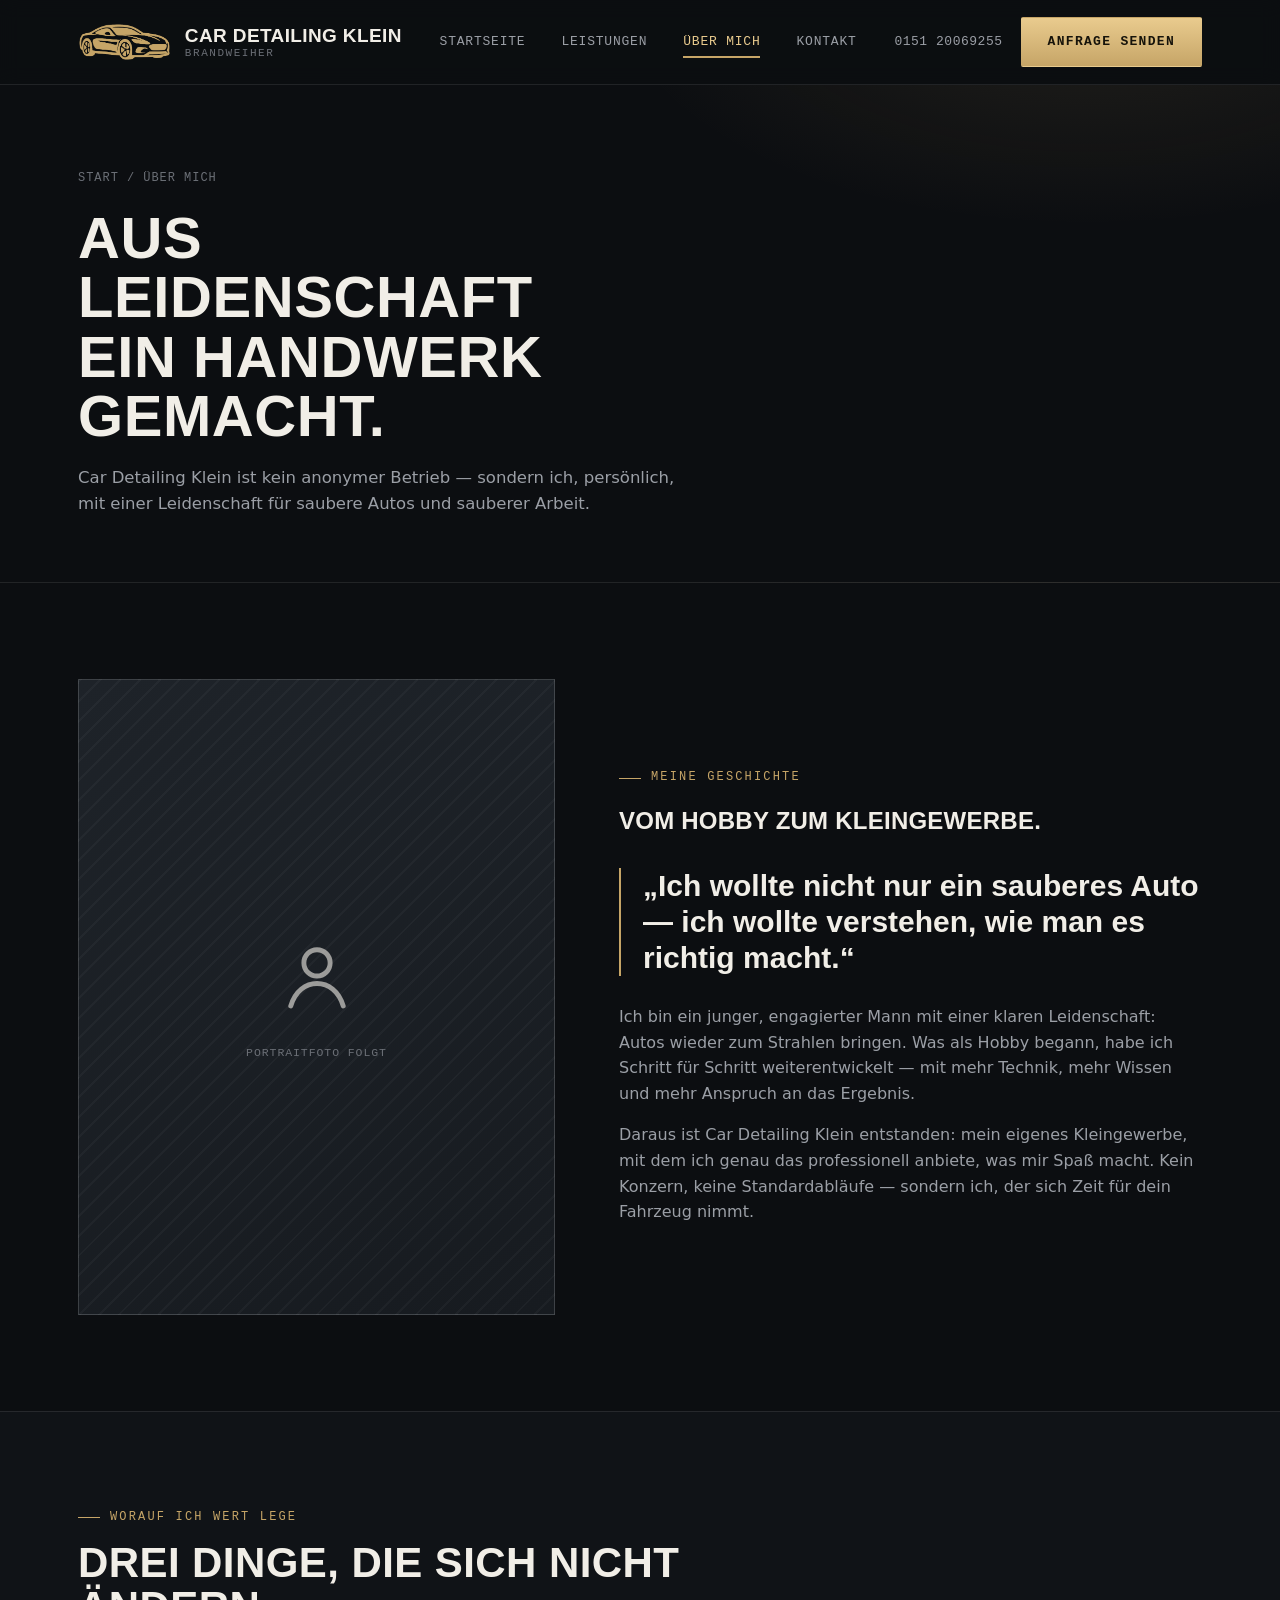
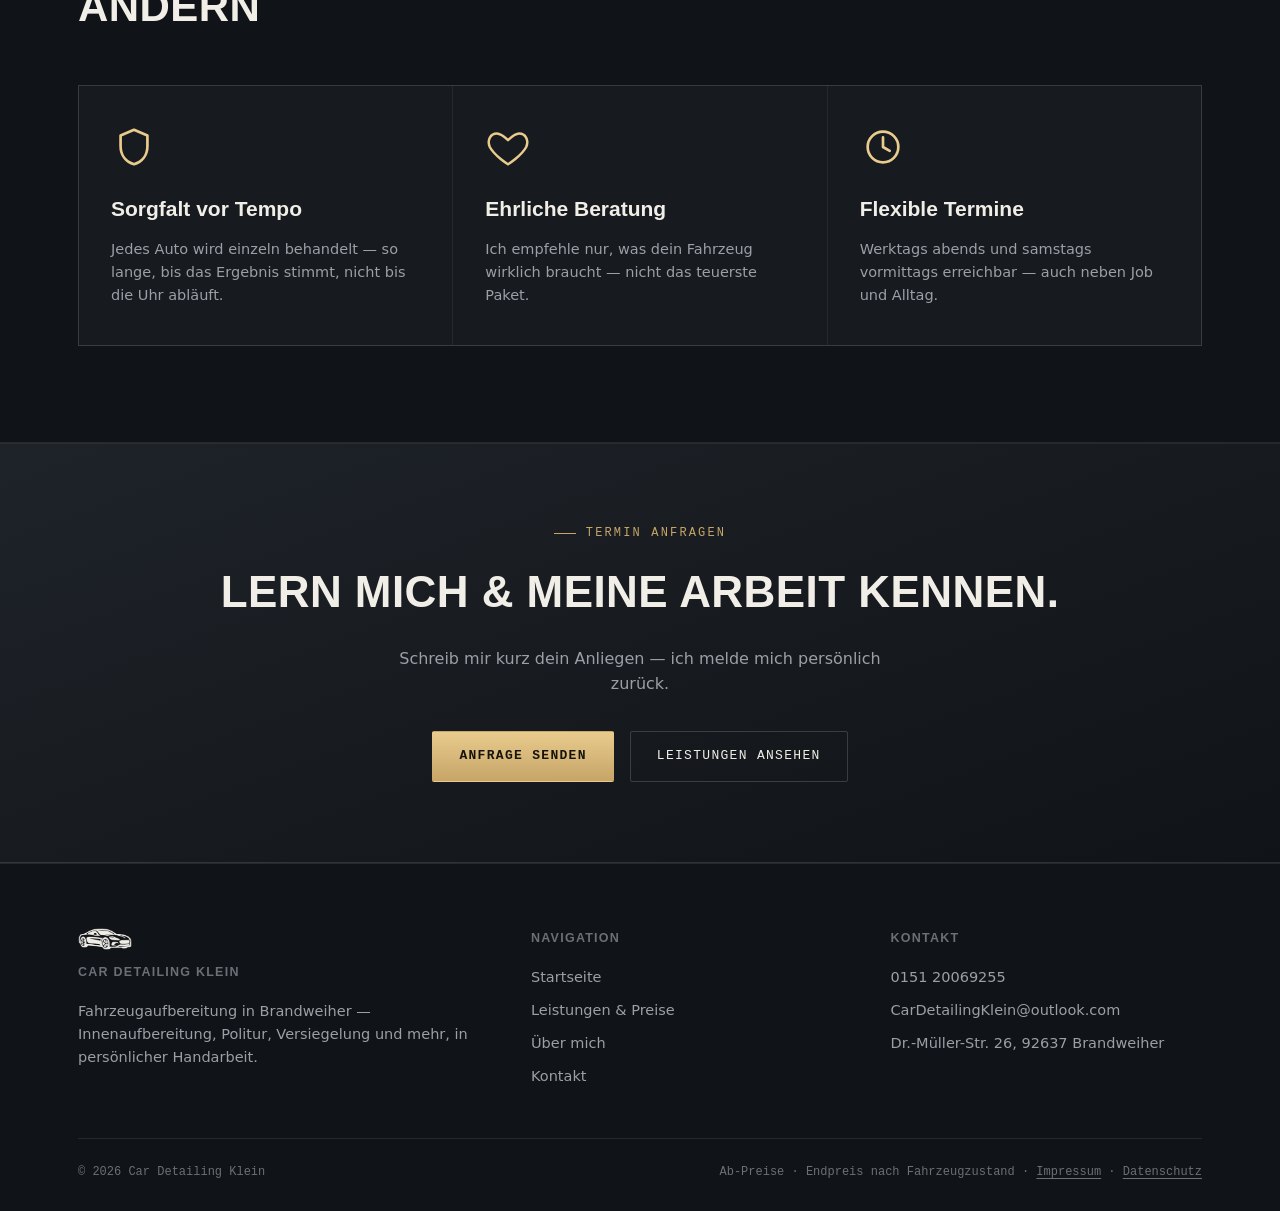
<file: car-detailing-klein/ueber-uns.html>
<!DOCTYPE html>
<html lang="de">
<head>
<meta charset="UTF-8">
<meta name="viewport" content="width=device-width, initial-scale=1.0">
<title>Über mich — Car Detailing Klein</title>
<meta name="description" content="Die Geschichte hinter Car Detailing Klein: vom Hobby zum eigenen Kleingewerbe für Fahrzeugaufbereitung in Brandweiher.">
<link rel="icon" type="image/png" sizes="32x32" href="assets/favicon-32.png">
<link rel="apple-touch-icon" sizes="180x180" href="assets/favicon-180.png">
<link rel="stylesheet" href="style.css">
</head>
<body>

<header class="site-header">
  <div class="container">
    <a class="brand" href="index.html" aria-label="Car Detailing Klein — Startseite">
      <img src="assets/logo-icon-gold.png" alt="Car Detailing Klein Logo" class="brand-mark">
      <div class="brand-name">
        <strong>Car Detailing Klein</strong>
        <em>Brandweiher</em>
      </div>
    </a>

    <nav class="main-nav" id="main-nav">
      <a href="index.html">Startseite</a>
      <a href="leistungen.html">Leistungen</a>
      <a href="ueber-uns.html" class="active">Über mich</a>
      <a href="kontakt.html">Kontakt</a>
    </nav>

    <div class="header-actions">
      <a class="header-phone" href="tel:+4915120069255">0151 20069255</a>
      <a class="btn btn-primary sheen desktop-only" href="kontakt.html">Anfrage senden</a>
      <button class="nav-toggle" id="nav-toggle" aria-label="Menü öffnen" aria-expanded="false" aria-controls="main-nav">
        <svg width="18" height="18" viewBox="0 0 18 18" fill="none"><path d="M2 4.5H16M2 9H16M2 13.5H16" stroke="currentColor" stroke-width="1.6" stroke-linecap="round"/></svg>
      </button>
    </div>
  </div>
</header>

<section class="page-header">
  <div class="container">
    <div class="breadcrumb"><a href="index.html">Start</a> / Über mich</div>
    <h1>Aus Leidenschaft<br>ein Handwerk gemacht.</h1>
    <p class="lede">Car Detailing Klein ist kein anonymer Betrieb — sondern ich, persönlich, mit einer Leidenschaft für saubere Autos und sauberer Arbeit.</p>
  </div>
</section>

<section>
  <div class="container split">
    <div class="media-frame" style="aspect-ratio:3/4;">
      <div>
        <svg viewBox="0 0 24 24" fill="none"><circle cx="12" cy="8.5" r="3.5" stroke="currentColor" stroke-width="1.3"/><path d="M5 20c1.2-4 4-6 7-6s5.8 2 7 6" stroke="currentColor" stroke-width="1.3" stroke-linecap="round"/></svg>
        <div class="hint">Portraitfoto folgt</div>
      </div>
    </div>

    <div>
      <div class="eyebrow">Meine Geschichte</div>
      <h2>Vom Hobby zum Kleingewerbe.</h2>
      <p class="pull-line">„Ich wollte nicht nur ein sauberes Auto — ich wollte verstehen, wie man es richtig macht.“</p>
      <p>Ich bin ein junger, engagierter Mann mit einer klaren Leidenschaft: Autos wieder zum Strahlen bringen. Was als Hobby begann, habe ich Schritt für Schritt weiterentwickelt — mit mehr Technik, mehr Wissen und mehr Anspruch an das Ergebnis.</p>
      <p>Daraus ist Car Detailing Klein entstanden: mein eigenes Kleingewerbe, mit dem ich genau das professionell anbiete, was mir Spaß macht. Kein Konzern, keine Standardabläufe — sondern ich, der sich Zeit für dein Fahrzeug nimmt.</p>
    </div>
  </div>
</section>

<section class="section-alt">
  <div class="container">
    <div class="section-head">
      <div class="eyebrow">Worauf ich Wert lege</div>
      <h2>Drei Dinge, die sich nicht ändern</h2>
    </div>
    <div class="grid-3">
      <div class="card">
        <div class="card-icon">
          <svg viewBox="0 0 24 24" fill="none"><path d="M12 3l7 3v5.5C19 16.5 16 19.8 12 21c-4-1.2-7-4.5-7-9.5V6l7-3Z" stroke="currentColor" stroke-width="1.4" stroke-linejoin="round"/></svg>
        </div>
        <h3>Sorgfalt vor Tempo</h3>
        <p>Jedes Auto wird einzeln behandelt — so lange, bis das Ergebnis stimmt, nicht bis die Uhr abläuft.</p>
      </div>
      <div class="card">
        <div class="card-icon">
          <svg viewBox="0 0 24 24" fill="none"><path d="M12 21s-7-4.35-9.5-9C.9 8.2 3 5 6.2 5c2 0 3.4 1.2 5.8 3.4C14.4 6.2 15.8 5 17.8 5 21 5 23.1 8.2 21.5 12 19 16.65 12 21 12 21Z" stroke="currentColor" stroke-width="1.3" stroke-linejoin="round"/></svg>
        </div>
        <h3>Ehrliche Beratung</h3>
        <p>Ich empfehle nur, was dein Fahrzeug wirklich braucht — nicht das teuerste Paket.</p>
      </div>
      <div class="card">
        <div class="card-icon">
          <svg viewBox="0 0 24 24" fill="none"><circle cx="12" cy="12" r="8" stroke="currentColor" stroke-width="1.4"/><path d="M12 7v5l3.5 2" stroke="currentColor" stroke-width="1.4" stroke-linecap="round" stroke-linejoin="round"/></svg>
        </div>
        <h3>Flexible Termine</h3>
        <p>Werktags abends und samstags vormittags erreichbar — auch neben Job und Alltag.</p>
      </div>
    </div>
  </div>
</section>

<section class="cta-band">
  <div class="container">
    <div class="eyebrow" style="justify-content:center;">Termin anfragen</div>
    <h2>Lern mich &amp; meine Arbeit kennen.</h2>
    <p>Schreib mir kurz dein Anliegen — ich melde mich persönlich zurück.</p>
    <div class="cta-actions">
      <a class="btn btn-primary sheen" href="kontakt.html">Anfrage senden</a>
      <a class="btn btn-ghost" href="leistungen.html">Leistungen ansehen</a>
    </div>
  </div>
</section>

<footer class="site-footer">
  <div class="container">
    <div class="footer-grid">
      <div class="footer-col">
        <img src="assets/logo-icon-cream.png" alt="" class="footer-brand-mark">
        <h4>Car Detailing Klein</h4>
        <p>Fahrzeugaufbereitung in Brandweiher — Innenaufbereitung, Politur, Versiegelung und mehr, in persönlicher Handarbeit.</p>
      </div>
      <div class="footer-col">
        <h4>Navigation</h4>
        <a href="index.html">Startseite</a>
        <a href="leistungen.html">Leistungen &amp; Preise</a>
        <a href="ueber-uns.html">Über mich</a>
        <a href="kontakt.html">Kontakt</a>
      </div>
      <div class="footer-col">
        <h4>Kontakt</h4>
        <a href="tel:+4915120069255">0151 20069255</a>
        <a href="mailto:CarDetailingKlein@outlook.com">CarDetailingKlein@outlook.com</a>
        <a href="kontakt.html">Dr.-Müller-Str. 26, 92637 Brandweiher</a>
      </div>
    </div>
    <div class="footer-bottom">
      <span>© <span id="year"></span> Car Detailing Klein</span>
      <span>Ab-Preise · Endpreis nach Fahrzeugzustand · <a href="impressum.html">Impressum</a> · <a href="datenschutz.html">Datenschutz</a></span>
    </div>
  </div>
</footer>

<script src="script.js"></script>
</body>
</html>
</file>
<file: car-detailing-klein/style.css>
/* ==========================================================================
   Car Detailing Klein — Stylesheet
   Design: Premium/dunkel, Akzent "gebürstetes Gold", Signatur: Politur-Sheen
   ========================================================================== */

:root {
  --bg:          #0C0E11;
  --bg-alt:      #101317;
  --panel:       #171B20;
  --panel-2:     #1E2329;
  --line:        rgba(255, 255, 255, 0.09);
  --line-strong: rgba(255, 255, 255, 0.16);
  --gold:        #C6A567;
  --gold-bright: #E9CB8E;
  --gold-dim:    #8A7143;
  --text:        #F1EEE7;
  --text-muted:  #9B9FA6;
  --text-faint:  #6B6F76;
  --danger:      #B65C4A;

  --radius-sm: 2px;
  --radius-md: 3px;

  --font-display: Impact, "Arial Black", sans-serif;
  --font-body: system-ui, -apple-system, "Segoe UI", Arial, sans-serif;
  --font-mono: "Courier New", Courier, monospace;

  --container: 1180px;
}

@media (prefers-reduced-motion: reduce) {
  *, *::before, *::after {
    animation-duration: 0.001ms !important;
    animation-iteration-count: 1 !important;
    transition-duration: 0.001ms !important;
    scroll-behavior: auto !important;
  }
}

* { box-sizing: border-box; }
html { scroll-behavior: smooth; }

body {
  margin: 0;
  background: var(--bg);
  color: var(--text);
  font-family: var(--font-body);
  font-size: 16px;
  line-height: 1.6;
  -webkit-font-smoothing: antialiased;
}

img { max-width: 100%; display: block; }

a { color: inherit; text-decoration: none; }

.container {
  max-width: var(--container);
  margin: 0 auto;
  padding: 0 28px;
}

h1, h2, h3, h4 {
  font-family: var(--font-display);
  font-weight: 700;
  letter-spacing: 0.01em;
  margin: 0;
  color: var(--text);
  text-transform: uppercase;
}

.eyebrow {
  font-family: var(--font-mono);
  font-size: 12px;
  letter-spacing: 0.18em;
  text-transform: uppercase;
  color: var(--gold);
  display: flex;
  align-items: center;
  gap: 10px;
  margin-bottom: 14px;
}
.eyebrow::before {
  content: "";
  width: 22px;
  height: 1px;
  background: var(--gold);
  display: inline-block;
}

p { color: var(--text-muted); margin: 0 0 1em; }
p:last-child { margin-bottom: 0; }

::selection { background: var(--gold-dim); color: var(--text); }

:focus-visible {
  outline: 2px solid var(--gold-bright);
  outline-offset: 2px;
}

/* ---------------------------------- Buttons ---------------------------------- */

.btn {
  position: relative;
  display: inline-flex;
  align-items: center;
  justify-content: center;
  gap: 10px;
  padding: 14px 26px;
  font-family: var(--font-mono);
  font-size: 13px;
  letter-spacing: 0.1em;
  text-transform: uppercase;
  border-radius: var(--radius-sm);
  border: 1px solid transparent;
  cursor: pointer;
  overflow: hidden;
  white-space: nowrap;
  transition: transform 0.2s ease, border-color 0.2s ease, background 0.2s ease;
}

.btn-primary {
  background: linear-gradient(180deg, var(--gold-bright), var(--gold));
  color: #16130A;
  font-weight: 600;
}
.btn-primary:hover { transform: translateY(-1px); }

.btn-ghost {
  background: transparent;
  border-color: var(--line-strong);
  color: var(--text);
}
.btn-ghost:hover { border-color: var(--gold); color: var(--gold-bright); }

/* Signature element: polish sheen sweep */
.sheen { position: relative; overflow: hidden; }
.sheen::after {
  content: "";
  position: absolute;
  top: 0;
  left: -60%;
  width: 40%;
  height: 100%;
  background: linear-gradient(115deg, transparent, rgba(255, 255, 255, 0.35), transparent);
  transform: skewX(-18deg);
  transition: left 0.7s ease;
  pointer-events: none;
}
.sheen:hover::after,
.sheen:focus-visible::after { left: 130%; }

/* ---------------------------------- Header ---------------------------------- */

.site-header {
  position: sticky;
  top: 0;
  z-index: 50;
  background: rgba(12, 14, 17, 0.86);
  backdrop-filter: blur(10px);
  border-bottom: 1px solid var(--line);
}

.site-header .container {
  display: flex;
  align-items: center;
  justify-content: space-between;
  height: 84px;
}

.brand {
  display: flex;
  align-items: center;
  gap: 14px;
}

.brand-mark {
  height: 38px;
  width: auto;
  flex-shrink: 0;
}

.brand-name {
  display: flex;
  flex-direction: column;
  line-height: 1.15;
}
.brand-name strong {
  font-family: var(--font-display);
  font-weight: 700;
  font-size: 19px;
  text-transform: uppercase;
  letter-spacing: 0.02em;
}
.brand-name em {
  font-style: normal;
  font-family: var(--font-mono);
  font-size: 11px;
  letter-spacing: 0.14em;
  text-transform: uppercase;
  color: var(--text-faint);
}

.main-nav {
  display: flex;
  align-items: center;
  gap: 36px;
}
.main-nav a {
  font-family: var(--font-mono);
  font-size: 13px;
  letter-spacing: 0.06em;
  text-transform: uppercase;
  color: var(--text-muted);
  position: relative;
  padding: 6px 0;
  transition: color 0.2s ease;
}
.main-nav a:hover { color: var(--text); }
.main-nav a.active { color: var(--gold-bright); }
.main-nav a.active::after {
  content: "";
  position: absolute;
  left: 0; right: 0; bottom: 0;
  height: 2px;
  background: var(--gold);
}

.header-actions { display: flex; align-items: center; gap: 18px; }
.header-phone {
  font-family: var(--font-mono);
  font-size: 13px;
  letter-spacing: 0.04em;
  color: var(--text-muted);
  display: none;
}
.header-phone:hover { color: var(--gold-bright); }

.nav-toggle {
  display: none;
  width: 40px;
  height: 40px;
  border: 1px solid var(--line-strong);
  background: transparent;
  border-radius: var(--radius-sm);
  color: var(--text);
  align-items: center;
  justify-content: center;
  cursor: pointer;
}

@media (min-width: 900px) {
  .header-phone { display: inline; }
}

@media (max-width: 899px) {
  .main-nav {
    position: fixed;
    inset: 84px 0 0 0;
    background: var(--bg-alt);
    flex-direction: column;
    justify-content: flex-start;
    align-items: flex-start;
    padding: 32px 28px;
    gap: 22px;
    transform: translateX(100%);
    transition: transform 0.3s ease;
    border-top: 1px solid var(--line);
  }
  .main-nav.open { transform: translateX(0); }
  .main-nav a { font-size: 16px; }
  .nav-toggle { display: flex; }
  .header-actions .btn-primary.desktop-only { display: none; }
}

/* ---------------------------------- Hero ---------------------------------- */

.hero {
  position: relative;
  overflow: hidden;
  padding: 120px 0 100px;
  background:
    radial-gradient(ellipse 900px 500px at 18% -10%, rgba(198, 165, 103, 0.14), transparent 60%),
    var(--bg);
  border-bottom: 1px solid var(--line);
}

.hero::after {
  content: "";
  position: absolute;
  top: -20%;
  left: -20%;
  width: 60%;
  height: 160%;
  background: linear-gradient(115deg, transparent 40%, rgba(255,255,255,0.05) 50%, transparent 60%);
  animation: hero-sweep 9s ease-in-out infinite;
  pointer-events: none;
}
@keyframes hero-sweep {
  0%   { transform: translateX(-10%); }
  50%  { transform: translateX(160%); }
  100% { transform: translateX(160%); }
}

.hero-grid {
  position: relative;
  z-index: 1;
  display: grid;
  grid-template-columns: 1.1fr 0.9fr;
  gap: 60px;
  align-items: center;
}

.hero h1 {
  font-size: clamp(42px, 6vw, 76px);
  line-height: 0.98;
  margin-bottom: 24px;
}
.hero h1 .accent { color: var(--gold-bright); }

.hero-sub {
  font-size: 17px;
  max-width: 46ch;
  margin-bottom: 34px;
}

.hero-actions { display: flex; gap: 16px; flex-wrap: wrap; }

.hero-panel {
  position: relative;
  aspect-ratio: 4 / 5;
  background: linear-gradient(160deg, var(--panel-2), var(--panel) 60%);
  border: 1px solid var(--line-strong);
  display: flex;
  align-items: center;
  justify-content: center;
  overflow: hidden;
}
.hero-panel .glow {
  position: absolute;
  width: 340px;
  height: 340px;
  background: radial-gradient(circle, rgba(198,165,103,0.28), transparent 70%);
  filter: blur(4px);
}
.hero-logo {
  position: relative;
  width: 66%;
  max-width: 320px;
}

.footer-brand-mark {
  height: 22px;
  width: auto;
  margin-bottom: 12px;
}

.hero-stats {
  position: relative;
  z-index: 1;
  display: grid;
  grid-template-columns: repeat(3, 1fr);
  gap: 1px;
  background: var(--line);
  border: 1px solid var(--line);
  margin-top: 64px;
}
.hero-stat {
  background: var(--bg);
  padding: 22px 24px;
}
.hero-stat .num {
  font-family: var(--font-display);
  font-size: 30px;
  color: var(--gold-bright);
  display: block;
}
.hero-stat .label {
  font-family: var(--font-mono);
  font-size: 11.5px;
  letter-spacing: 0.08em;
  text-transform: uppercase;
  color: var(--text-faint);
}

@media (max-width: 900px) {
  .hero-grid { grid-template-columns: 1fr; }
  .hero-panel { aspect-ratio: 16/10; max-width: 480px; }
  .hero-stats { grid-template-columns: 1fr; }
}

/* ---------------------------------- Page header (subpages) ---------------------------------- */

.page-header {
  position: relative;
  overflow: hidden;
  padding: 84px 0 64px;
  background:
    radial-gradient(ellipse 800px 400px at 85% -20%, rgba(198, 165, 103, 0.12), transparent 60%),
    var(--bg);
  border-bottom: 1px solid var(--line);
}
.page-header h1 {
  font-size: clamp(36px, 5vw, 58px);
  line-height: 1.02;
  max-width: 16ch;
}
.page-header .lede {
  margin-top: 20px;
  max-width: 58ch;
  font-size: 16.5px;
}
.breadcrumb {
  font-family: var(--font-mono);
  font-size: 12px;
  letter-spacing: 0.08em;
  text-transform: uppercase;
  color: var(--text-faint);
  margin-bottom: 20px;
}
.breadcrumb a { color: var(--text-faint); }
.breadcrumb a:hover { color: var(--gold-bright); }

/* ---------------------------------- Sections ---------------------------------- */

section { padding: 96px 0; }
.section-alt { background: var(--bg-alt); border-top: 1px solid var(--line); border-bottom: 1px solid var(--line); }

.section-head { max-width: 640px; margin-bottom: 56px; }
.section-head h2 { font-size: clamp(28px, 3.6vw, 42px); line-height: 1.05; }
.section-head p { margin-top: 18px; font-size: 16px; }

.section-foot { margin-top: 48px; }

/* ---------------------------------- Service cards ---------------------------------- */

.grid-3 { display: grid; grid-template-columns: repeat(3, 1fr); gap: 1px; background: var(--line); border: 1px solid var(--line); }
.grid-2 { display: grid; grid-template-columns: repeat(2, 1fr); gap: 1px; background: var(--line); border: 1px solid var(--line); }

.card {
  position: relative;
  background: var(--panel);
  padding: 38px 32px;
  overflow: hidden;
  transition: background 0.25s ease;
}
.card:hover { background: var(--panel-2); }

.card-icon {
  width: 46px;
  height: 46px;
  margin-bottom: 22px;
  color: var(--gold-bright);
}
.card-icon svg { width: 100%; height: 100%; }

.card h3 {
  font-size: 21px;
  margin-bottom: 12px;
  text-transform: none;
  letter-spacing: 0;
}
.card p { font-size: 14.5px; }

@media (max-width: 900px) {
  .grid-3, .grid-2 { grid-template-columns: 1fr; }
}

/* ---------------------------------- Before / after placeholder ---------------------------------- */

.media-frame {
  position: relative;
  aspect-ratio: 4/3;
  background:
    repeating-linear-gradient(135deg, rgba(255,255,255,0.03) 0 2px, transparent 2px 14px),
    linear-gradient(160deg, var(--panel-2), var(--panel));
  border: 1px solid var(--line-strong);
  display: flex;
  align-items: center;
  justify-content: center;
  text-align: center;
  padding: 24px;
}
.media-frame .hint {
  font-family: var(--font-mono);
  font-size: 11.5px;
  letter-spacing: 0.08em;
  text-transform: uppercase;
  color: var(--text-faint);
}
.media-frame svg { width: 30%; margin-bottom: 16px; opacity: 0.6; }
.media-frame svg.media-illustration {
  width: 74%;
  max-width: 260px;
  margin-bottom: 0;
  opacity: 1;
}
.media-frame .frame-tag {
  position: absolute;
  top: 16px;
  left: 16px;
}
.media-frame .frame-caption {
  position: absolute;
  bottom: 16px;
  left: 0;
  right: 0;
  text-align: center;
}

/* ---------------------------------- Quote / about ---------------------------------- */

.split {
  display: grid;
  grid-template-columns: 0.9fr 1.1fr;
  gap: 64px;
  align-items: center;
}
@media (max-width: 900px) {
  .split { grid-template-columns: 1fr; }
}

.pull-line {
  border-left: 2px solid var(--gold);
  padding-left: 22px;
  font-family: var(--font-display);
  font-size: clamp(22px, 2.6vw, 30px);
  line-height: 1.2;
  color: var(--text);
  text-transform: none;
  font-weight: 600;
  margin: 28px 0;
}

/* ---------------------------------- CTA band ---------------------------------- */

.cta-band {
  position: relative;
  overflow: hidden;
  background: linear-gradient(160deg, var(--panel-2), var(--bg-alt));
  border-top: 1px solid var(--line);
  border-bottom: 1px solid var(--line);
  padding: 80px 0;
  text-align: center;
}
.cta-band h2 { font-size: clamp(28px, 4vw, 44px); margin-bottom: 18px; }
.cta-band p { max-width: 52ch; margin: 0 auto 34px; }
.cta-actions { display: flex; gap: 16px; justify-content: center; flex-wrap: wrap; }

/* ---------------------------------- Table (Leistungen) ---------------------------------- */

.service-table { width: 100%; border-collapse: collapse; margin-top: 8px; }
.service-table th, .service-table td {
  text-align: left;
  padding: 18px 20px;
  border-bottom: 1px solid var(--line);
  font-size: 15px;
}
.service-table th {
  font-family: var(--font-mono);
  font-size: 11.5px;
  letter-spacing: 0.1em;
  text-transform: uppercase;
  color: var(--text-faint);
  font-weight: 500;
}
.service-table td.price { font-family: var(--font-mono); color: var(--gold-bright); white-space: nowrap; }

/* ---------------------------------- Package cards (Leistungen) ---------------------------------- */

.package-card {
  display: flex;
  flex-direction: column;
  gap: 0;
}

.package-badge {
  align-self: flex-start;
  margin-bottom: 16px;
}

.package-name {
  font-family: var(--font-display);
  font-size: 22px;
  letter-spacing: 0.01em;
  text-transform: uppercase;
  color: var(--text);
  margin-bottom: 10px;
}

.package-price {
  display: flex;
  align-items: baseline;
  gap: 7px;
  margin-bottom: 14px;
}
.package-price .pkg-from {
  font-family: var(--font-mono);
  font-size: 12px;
  letter-spacing: 0.1em;
  text-transform: uppercase;
  color: var(--text-faint);
}
.package-price .pkg-amount {
  font-family: var(--font-display);
  font-size: 42px;
  line-height: 1;
  color: var(--gold-bright);
  font-weight: 700;
}
.package-price .pkg-currency {
  font-family: var(--font-display);
  font-size: 19px;
  color: var(--gold-bright);
}

.package-tagline {
  font-size: 14px;
  color: var(--text-muted);
  margin-bottom: 22px;
}

.package-divider {
  border: none;
  height: 1px;
  background: var(--line);
  margin: 0 0 22px;
}

.package-list {
  list-style: none;
  margin: 0 0 28px;
  padding: 0;
  display: flex;
  flex-direction: column;
  gap: 12px;
}
.package-list li {
  display: flex;
  align-items: flex-start;
  gap: 10px;
  font-size: 14.5px;
  color: var(--text-muted);
}
.package-list li::before {
  content: "✓";
  flex-shrink: 0;
  color: var(--gold-bright);
  font-family: var(--font-mono);
  font-size: 13px;
  line-height: 1.5;
}
.package-list li span {
  color: var(--text-faint);
  font-size: 13px;
}

.package-card .btn {
  align-self: flex-start;
  margin-top: auto;
}

.package-card.featured {
  background: var(--panel-2);
  box-shadow: inset 0 0 0 1px var(--gold-dim);
}
.package-card.featured:hover { background: var(--panel-2); }

/* ---------------------------------- Contact ---------------------------------- */

.contact-grid { display: grid; grid-template-columns: 1fr 1fr; gap: 64px; }
@media (max-width: 900px) { .contact-grid { grid-template-columns: 1fr; } }

.contact-list { list-style: none; margin: 0; padding: 0; display: flex; flex-direction: column; gap: 28px; }
.contact-list li { display: flex; gap: 18px; align-items: flex-start; }
.contact-list .ico {
  width: 40px; height: 40px; flex-shrink: 0;
  border: 1px solid var(--line-strong);
  display: flex; align-items: center; justify-content: center;
  color: var(--gold-bright);
}
.contact-list .ico svg { width: 18px; height: 18px; }
.contact-list .label {
  font-family: var(--font-mono);
  font-size: 11px;
  letter-spacing: 0.1em;
  text-transform: uppercase;
  color: var(--text-faint);
  margin-bottom: 4px;
}
.contact-list .value { font-size: 16px; color: var(--text); }
.contact-list .value a:hover { color: var(--gold-bright); }

.hours-row { display: flex; justify-content: space-between; padding: 10px 0; border-bottom: 1px solid var(--line); font-size: 15px; }
.hours-row span:first-child { color: var(--text-muted); font-family: var(--font-mono); font-size: 13px; letter-spacing: 0.04em; }
.hours-row:last-child { border-bottom: none; }

.map-frame {
  border: 1px solid var(--line-strong);
  overflow: hidden;
  filter: grayscale(0.4) contrast(1.05);
}
.map-frame iframe { width: 100%; height: 100%; min-height: 340px; border: 0; display: block; }

/* ---------------------------------- Footer ---------------------------------- */

.site-footer {
  background: var(--bg-alt);
  border-top: 1px solid var(--line);
  padding: 64px 0 28px;
}
.footer-grid {
  display: grid;
  grid-template-columns: 1.3fr 1fr 1fr;
  gap: 48px;
  padding-bottom: 40px;
  border-bottom: 1px solid var(--line);
}
@media (max-width: 700px) { .footer-grid { grid-template-columns: 1fr; gap: 36px; } }

.footer-col h4 {
  font-size: 12.5px;
  letter-spacing: 0.1em;
  color: var(--text-faint);
  margin-bottom: 18px;
}
.footer-col p, .footer-col a { font-size: 14.5px; }
.footer-col a { display: block; color: var(--text-muted); margin-bottom: 10px; transition: color 0.2s ease; }
.footer-col a:hover { color: var(--gold-bright); }

.footer-bottom {
  display: flex;
  justify-content: space-between;
  align-items: center;
  padding-top: 24px;
  font-family: var(--font-mono);
  font-size: 12px;
  color: var(--text-faint);
  flex-wrap: wrap;
  gap: 12px;
}

/* ---------------------------------- Utility ---------------------------------- */

.mt-0 { margin-top: 0; }
.text-center { text-align: center; }
.tag {
  display: inline-flex;
  align-items: center;
  font-family: var(--font-mono);
  font-size: 11.5px;
  letter-spacing: 0.08em;
  text-transform: uppercase;
  color: var(--gold-bright);
  border: 1px solid var(--gold-dim);
  padding: 5px 12px;
  border-radius: var(--radius-sm);
}

/* ---------------------------------- Legal pages (Impressum / Datenschutz) ---------------------------------- */

.legal-content { max-width: 720px; }
.legal-block { margin-bottom: 42px; }
.legal-block:last-child { margin-bottom: 0; }
.legal-block h2 {
  font-size: 19px;
  letter-spacing: 0.02em;
  margin-bottom: 14px;
}
.legal-block p { margin-bottom: 8px; font-size: 15px; }
.legal-block address { font-style: normal; }

.todo {
  display: inline-block;
  background: rgba(182, 92, 74, 0.12);
  border: 1px dashed var(--danger);
  color: #E3A392;
  padding: 2px 9px;
  border-radius: var(--radius-sm);
  font-family: var(--font-mono);
  font-size: 13px;
  letter-spacing: 0.01em;
}

.footer-bottom a { color: var(--text-faint); text-decoration: underline; text-underline-offset: 3px; }
.footer-bottom a:hover { color: var(--gold-bright); }
</file>
